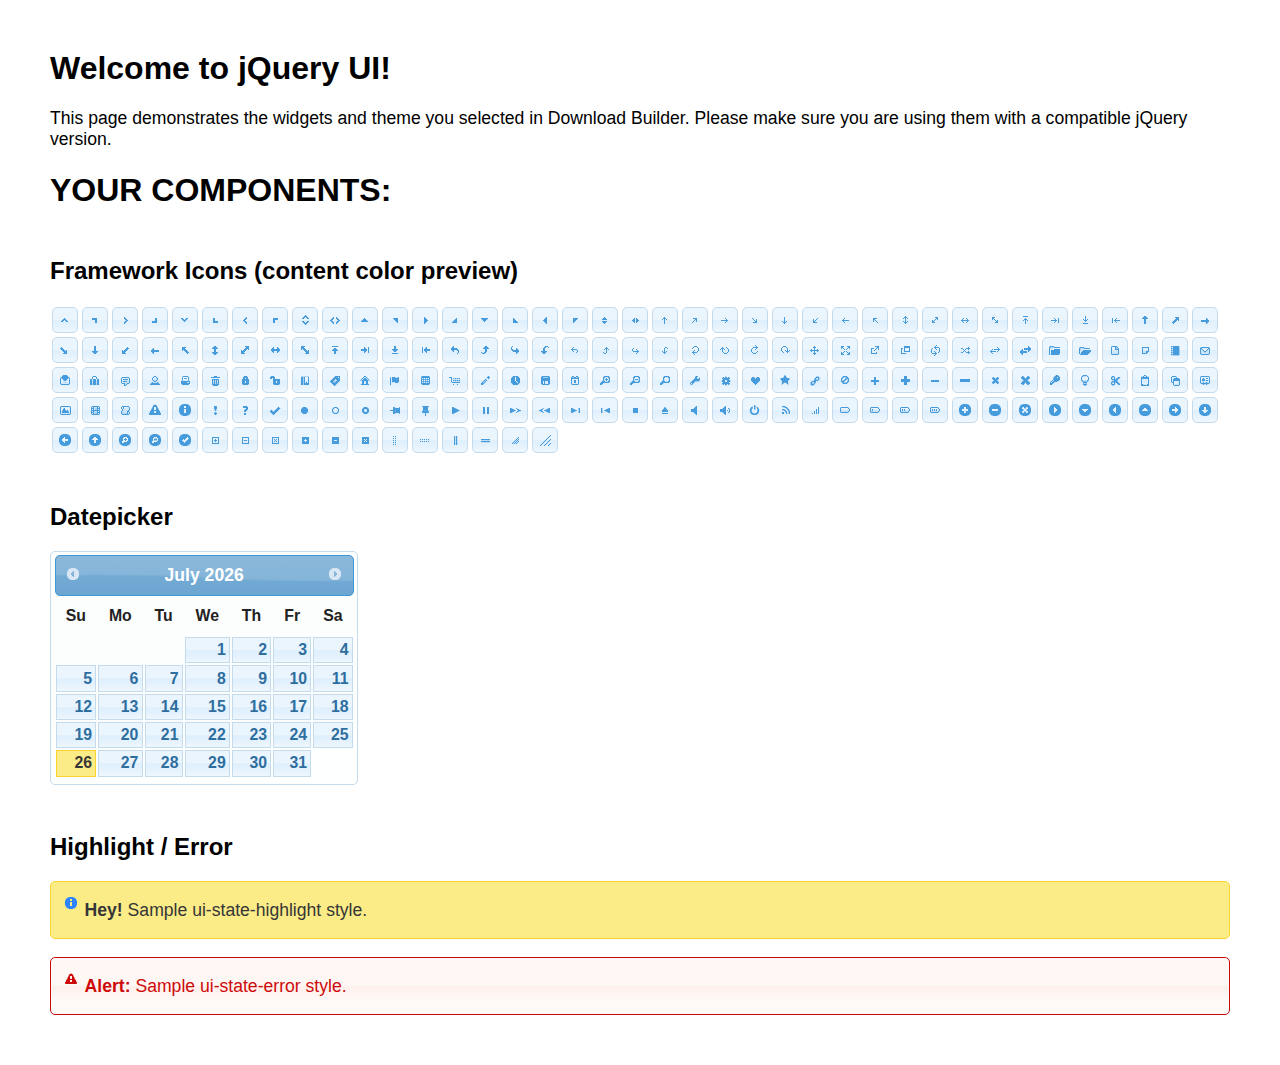
<file: jquery-ui-datepicker/index.html>
<!doctype html>
<html lang="us">
<head>
	<meta charset="utf-8">
	<title>jQuery UI Example Page</title>
	<link href="jquery-ui.css" rel="stylesheet">
	<style>
	body{
		font-family: "Trebuchet MS", sans-serif;
		margin: 50px;
	}
	.demoHeaders {
		margin-top: 2em;
	}
	#dialog-link {
		padding: .4em 1em .4em 20px;
		text-decoration: none;
		position: relative;
	}
	#dialog-link span.ui-icon {
		margin: 0 5px 0 0;
		position: absolute;
		left: .2em;
		top: 50%;
		margin-top: -8px;
	}
	#icons {
		margin: 0;
		padding: 0;
	}
	#icons li {
		margin: 2px;
		position: relative;
		padding: 4px 0;
		cursor: pointer;
		float: left;
		list-style: none;
	}
	#icons span.ui-icon {
		float: left;
		margin: 0 4px;
	}
	.fakewindowcontain .ui-widget-overlay {
		position: absolute;
	}
	select {
		width: 200px;
	}
	</style>
</head>
<body>

<h1>Welcome to jQuery UI!</h1>

<div class="ui-widget">
	<p>This page demonstrates the widgets and theme you selected in Download Builder. Please make sure you are using them with a compatible jQuery version.</p>
</div>

<h1>YOUR COMPONENTS:</h1>
















<h2 class="demoHeaders">Framework Icons (content color preview)</h2>
<ul id="icons" class="ui-widget ui-helper-clearfix">
	<li class="ui-state-default ui-corner-all" title=".ui-icon-caret-1-n"><span class="ui-icon ui-icon-caret-1-n"></span></li>
	<li class="ui-state-default ui-corner-all" title=".ui-icon-caret-1-ne"><span class="ui-icon ui-icon-caret-1-ne"></span></li>
	<li class="ui-state-default ui-corner-all" title=".ui-icon-caret-1-e"><span class="ui-icon ui-icon-caret-1-e"></span></li>
	<li class="ui-state-default ui-corner-all" title=".ui-icon-caret-1-se"><span class="ui-icon ui-icon-caret-1-se"></span></li>
	<li class="ui-state-default ui-corner-all" title=".ui-icon-caret-1-s"><span class="ui-icon ui-icon-caret-1-s"></span></li>
	<li class="ui-state-default ui-corner-all" title=".ui-icon-caret-1-sw"><span class="ui-icon ui-icon-caret-1-sw"></span></li>
	<li class="ui-state-default ui-corner-all" title=".ui-icon-caret-1-w"><span class="ui-icon ui-icon-caret-1-w"></span></li>
	<li class="ui-state-default ui-corner-all" title=".ui-icon-caret-1-nw"><span class="ui-icon ui-icon-caret-1-nw"></span></li>
	<li class="ui-state-default ui-corner-all" title=".ui-icon-caret-2-n-s"><span class="ui-icon ui-icon-caret-2-n-s"></span></li>
	<li class="ui-state-default ui-corner-all" title=".ui-icon-caret-2-e-w"><span class="ui-icon ui-icon-caret-2-e-w"></span></li>
	<li class="ui-state-default ui-corner-all" title=".ui-icon-triangle-1-n"><span class="ui-icon ui-icon-triangle-1-n"></span></li>
	<li class="ui-state-default ui-corner-all" title=".ui-icon-triangle-1-ne"><span class="ui-icon ui-icon-triangle-1-ne"></span></li>
	<li class="ui-state-default ui-corner-all" title=".ui-icon-triangle-1-e"><span class="ui-icon ui-icon-triangle-1-e"></span></li>
	<li class="ui-state-default ui-corner-all" title=".ui-icon-triangle-1-se"><span class="ui-icon ui-icon-triangle-1-se"></span></li>
	<li class="ui-state-default ui-corner-all" title=".ui-icon-triangle-1-s"><span class="ui-icon ui-icon-triangle-1-s"></span></li>
	<li class="ui-state-default ui-corner-all" title=".ui-icon-triangle-1-sw"><span class="ui-icon ui-icon-triangle-1-sw"></span></li>
	<li class="ui-state-default ui-corner-all" title=".ui-icon-triangle-1-w"><span class="ui-icon ui-icon-triangle-1-w"></span></li>
	<li class="ui-state-default ui-corner-all" title=".ui-icon-triangle-1-nw"><span class="ui-icon ui-icon-triangle-1-nw"></span></li>
	<li class="ui-state-default ui-corner-all" title=".ui-icon-triangle-2-n-s"><span class="ui-icon ui-icon-triangle-2-n-s"></span></li>
	<li class="ui-state-default ui-corner-all" title=".ui-icon-triangle-2-e-w"><span class="ui-icon ui-icon-triangle-2-e-w"></span></li>
	<li class="ui-state-default ui-corner-all" title=".ui-icon-arrow-1-n"><span class="ui-icon ui-icon-arrow-1-n"></span></li>
	<li class="ui-state-default ui-corner-all" title=".ui-icon-arrow-1-ne"><span class="ui-icon ui-icon-arrow-1-ne"></span></li>
	<li class="ui-state-default ui-corner-all" title=".ui-icon-arrow-1-e"><span class="ui-icon ui-icon-arrow-1-e"></span></li>
	<li class="ui-state-default ui-corner-all" title=".ui-icon-arrow-1-se"><span class="ui-icon ui-icon-arrow-1-se"></span></li>
	<li class="ui-state-default ui-corner-all" title=".ui-icon-arrow-1-s"><span class="ui-icon ui-icon-arrow-1-s"></span></li>
	<li class="ui-state-default ui-corner-all" title=".ui-icon-arrow-1-sw"><span class="ui-icon ui-icon-arrow-1-sw"></span></li>
	<li class="ui-state-default ui-corner-all" title=".ui-icon-arrow-1-w"><span class="ui-icon ui-icon-arrow-1-w"></span></li>
	<li class="ui-state-default ui-corner-all" title=".ui-icon-arrow-1-nw"><span class="ui-icon ui-icon-arrow-1-nw"></span></li>
	<li class="ui-state-default ui-corner-all" title=".ui-icon-arrow-2-n-s"><span class="ui-icon ui-icon-arrow-2-n-s"></span></li>
	<li class="ui-state-default ui-corner-all" title=".ui-icon-arrow-2-ne-sw"><span class="ui-icon ui-icon-arrow-2-ne-sw"></span></li>
	<li class="ui-state-default ui-corner-all" title=".ui-icon-arrow-2-e-w"><span class="ui-icon ui-icon-arrow-2-e-w"></span></li>
	<li class="ui-state-default ui-corner-all" title=".ui-icon-arrow-2-se-nw"><span class="ui-icon ui-icon-arrow-2-se-nw"></span></li>
	<li class="ui-state-default ui-corner-all" title=".ui-icon-arrowstop-1-n"><span class="ui-icon ui-icon-arrowstop-1-n"></span></li>
	<li class="ui-state-default ui-corner-all" title=".ui-icon-arrowstop-1-e"><span class="ui-icon ui-icon-arrowstop-1-e"></span></li>
	<li class="ui-state-default ui-corner-all" title=".ui-icon-arrowstop-1-s"><span class="ui-icon ui-icon-arrowstop-1-s"></span></li>
	<li class="ui-state-default ui-corner-all" title=".ui-icon-arrowstop-1-w"><span class="ui-icon ui-icon-arrowstop-1-w"></span></li>
	<li class="ui-state-default ui-corner-all" title=".ui-icon-arrowthick-1-n"><span class="ui-icon ui-icon-arrowthick-1-n"></span></li>
	<li class="ui-state-default ui-corner-all" title=".ui-icon-arrowthick-1-ne"><span class="ui-icon ui-icon-arrowthick-1-ne"></span></li>
	<li class="ui-state-default ui-corner-all" title=".ui-icon-arrowthick-1-e"><span class="ui-icon ui-icon-arrowthick-1-e"></span></li>
	<li class="ui-state-default ui-corner-all" title=".ui-icon-arrowthick-1-se"><span class="ui-icon ui-icon-arrowthick-1-se"></span></li>
	<li class="ui-state-default ui-corner-all" title=".ui-icon-arrowthick-1-s"><span class="ui-icon ui-icon-arrowthick-1-s"></span></li>
	<li class="ui-state-default ui-corner-all" title=".ui-icon-arrowthick-1-sw"><span class="ui-icon ui-icon-arrowthick-1-sw"></span></li>
	<li class="ui-state-default ui-corner-all" title=".ui-icon-arrowthick-1-w"><span class="ui-icon ui-icon-arrowthick-1-w"></span></li>
	<li class="ui-state-default ui-corner-all" title=".ui-icon-arrowthick-1-nw"><span class="ui-icon ui-icon-arrowthick-1-nw"></span></li>
	<li class="ui-state-default ui-corner-all" title=".ui-icon-arrowthick-2-n-s"><span class="ui-icon ui-icon-arrowthick-2-n-s"></span></li>
	<li class="ui-state-default ui-corner-all" title=".ui-icon-arrowthick-2-ne-sw"><span class="ui-icon ui-icon-arrowthick-2-ne-sw"></span></li>
	<li class="ui-state-default ui-corner-all" title=".ui-icon-arrowthick-2-e-w"><span class="ui-icon ui-icon-arrowthick-2-e-w"></span></li>
	<li class="ui-state-default ui-corner-all" title=".ui-icon-arrowthick-2-se-nw"><span class="ui-icon ui-icon-arrowthick-2-se-nw"></span></li>
	<li class="ui-state-default ui-corner-all" title=".ui-icon-arrowthickstop-1-n"><span class="ui-icon ui-icon-arrowthickstop-1-n"></span></li>
	<li class="ui-state-default ui-corner-all" title=".ui-icon-arrowthickstop-1-e"><span class="ui-icon ui-icon-arrowthickstop-1-e"></span></li>
	<li class="ui-state-default ui-corner-all" title=".ui-icon-arrowthickstop-1-s"><span class="ui-icon ui-icon-arrowthickstop-1-s"></span></li>
	<li class="ui-state-default ui-corner-all" title=".ui-icon-arrowthickstop-1-w"><span class="ui-icon ui-icon-arrowthickstop-1-w"></span></li>
	<li class="ui-state-default ui-corner-all" title=".ui-icon-arrowreturnthick-1-w"><span class="ui-icon ui-icon-arrowreturnthick-1-w"></span></li>
	<li class="ui-state-default ui-corner-all" title=".ui-icon-arrowreturnthick-1-n"><span class="ui-icon ui-icon-arrowreturnthick-1-n"></span></li>
	<li class="ui-state-default ui-corner-all" title=".ui-icon-arrowreturnthick-1-e"><span class="ui-icon ui-icon-arrowreturnthick-1-e"></span></li>
	<li class="ui-state-default ui-corner-all" title=".ui-icon-arrowreturnthick-1-s"><span class="ui-icon ui-icon-arrowreturnthick-1-s"></span></li>
	<li class="ui-state-default ui-corner-all" title=".ui-icon-arrowreturn-1-w"><span class="ui-icon ui-icon-arrowreturn-1-w"></span></li>
	<li class="ui-state-default ui-corner-all" title=".ui-icon-arrowreturn-1-n"><span class="ui-icon ui-icon-arrowreturn-1-n"></span></li>
	<li class="ui-state-default ui-corner-all" title=".ui-icon-arrowreturn-1-e"><span class="ui-icon ui-icon-arrowreturn-1-e"></span></li>
	<li class="ui-state-default ui-corner-all" title=".ui-icon-arrowreturn-1-s"><span class="ui-icon ui-icon-arrowreturn-1-s"></span></li>
	<li class="ui-state-default ui-corner-all" title=".ui-icon-arrowrefresh-1-w"><span class="ui-icon ui-icon-arrowrefresh-1-w"></span></li>
	<li class="ui-state-default ui-corner-all" title=".ui-icon-arrowrefresh-1-n"><span class="ui-icon ui-icon-arrowrefresh-1-n"></span></li>
	<li class="ui-state-default ui-corner-all" title=".ui-icon-arrowrefresh-1-e"><span class="ui-icon ui-icon-arrowrefresh-1-e"></span></li>
	<li class="ui-state-default ui-corner-all" title=".ui-icon-arrowrefresh-1-s"><span class="ui-icon ui-icon-arrowrefresh-1-s"></span></li>
	<li class="ui-state-default ui-corner-all" title=".ui-icon-arrow-4"><span class="ui-icon ui-icon-arrow-4"></span></li>
	<li class="ui-state-default ui-corner-all" title=".ui-icon-arrow-4-diag"><span class="ui-icon ui-icon-arrow-4-diag"></span></li>
	<li class="ui-state-default ui-corner-all" title=".ui-icon-extlink"><span class="ui-icon ui-icon-extlink"></span></li>
	<li class="ui-state-default ui-corner-all" title=".ui-icon-newwin"><span class="ui-icon ui-icon-newwin"></span></li>
	<li class="ui-state-default ui-corner-all" title=".ui-icon-refresh"><span class="ui-icon ui-icon-refresh"></span></li>
	<li class="ui-state-default ui-corner-all" title=".ui-icon-shuffle"><span class="ui-icon ui-icon-shuffle"></span></li>
	<li class="ui-state-default ui-corner-all" title=".ui-icon-transfer-e-w"><span class="ui-icon ui-icon-transfer-e-w"></span></li>
	<li class="ui-state-default ui-corner-all" title=".ui-icon-transferthick-e-w"><span class="ui-icon ui-icon-transferthick-e-w"></span></li>
	<li class="ui-state-default ui-corner-all" title=".ui-icon-folder-collapsed"><span class="ui-icon ui-icon-folder-collapsed"></span></li>
	<li class="ui-state-default ui-corner-all" title=".ui-icon-folder-open"><span class="ui-icon ui-icon-folder-open"></span></li>
	<li class="ui-state-default ui-corner-all" title=".ui-icon-document"><span class="ui-icon ui-icon-document"></span></li>
	<li class="ui-state-default ui-corner-all" title=".ui-icon-document-b"><span class="ui-icon ui-icon-document-b"></span></li>
	<li class="ui-state-default ui-corner-all" title=".ui-icon-note"><span class="ui-icon ui-icon-note"></span></li>
	<li class="ui-state-default ui-corner-all" title=".ui-icon-mail-closed"><span class="ui-icon ui-icon-mail-closed"></span></li>
	<li class="ui-state-default ui-corner-all" title=".ui-icon-mail-open"><span class="ui-icon ui-icon-mail-open"></span></li>
	<li class="ui-state-default ui-corner-all" title=".ui-icon-suitcase"><span class="ui-icon ui-icon-suitcase"></span></li>
	<li class="ui-state-default ui-corner-all" title=".ui-icon-comment"><span class="ui-icon ui-icon-comment"></span></li>
	<li class="ui-state-default ui-corner-all" title=".ui-icon-person"><span class="ui-icon ui-icon-person"></span></li>
	<li class="ui-state-default ui-corner-all" title=".ui-icon-print"><span class="ui-icon ui-icon-print"></span></li>
	<li class="ui-state-default ui-corner-all" title=".ui-icon-trash"><span class="ui-icon ui-icon-trash"></span></li>
	<li class="ui-state-default ui-corner-all" title=".ui-icon-locked"><span class="ui-icon ui-icon-locked"></span></li>
	<li class="ui-state-default ui-corner-all" title=".ui-icon-unlocked"><span class="ui-icon ui-icon-unlocked"></span></li>
	<li class="ui-state-default ui-corner-all" title=".ui-icon-bookmark"><span class="ui-icon ui-icon-bookmark"></span></li>
	<li class="ui-state-default ui-corner-all" title=".ui-icon-tag"><span class="ui-icon ui-icon-tag"></span></li>
	<li class="ui-state-default ui-corner-all" title=".ui-icon-home"><span class="ui-icon ui-icon-home"></span></li>
	<li class="ui-state-default ui-corner-all" title=".ui-icon-flag"><span class="ui-icon ui-icon-flag"></span></li>
	<li class="ui-state-default ui-corner-all" title=".ui-icon-calculator"><span class="ui-icon ui-icon-calculator"></span></li>
	<li class="ui-state-default ui-corner-all" title=".ui-icon-cart"><span class="ui-icon ui-icon-cart"></span></li>
	<li class="ui-state-default ui-corner-all" title=".ui-icon-pencil"><span class="ui-icon ui-icon-pencil"></span></li>
	<li class="ui-state-default ui-corner-all" title=".ui-icon-clock"><span class="ui-icon ui-icon-clock"></span></li>
	<li class="ui-state-default ui-corner-all" title=".ui-icon-disk"><span class="ui-icon ui-icon-disk"></span></li>
	<li class="ui-state-default ui-corner-all" title=".ui-icon-calendar"><span class="ui-icon ui-icon-calendar"></span></li>
	<li class="ui-state-default ui-corner-all" title=".ui-icon-zoomin"><span class="ui-icon ui-icon-zoomin"></span></li>
	<li class="ui-state-default ui-corner-all" title=".ui-icon-zoomout"><span class="ui-icon ui-icon-zoomout"></span></li>
	<li class="ui-state-default ui-corner-all" title=".ui-icon-search"><span class="ui-icon ui-icon-search"></span></li>
	<li class="ui-state-default ui-corner-all" title=".ui-icon-wrench"><span class="ui-icon ui-icon-wrench"></span></li>
	<li class="ui-state-default ui-corner-all" title=".ui-icon-gear"><span class="ui-icon ui-icon-gear"></span></li>
	<li class="ui-state-default ui-corner-all" title=".ui-icon-heart"><span class="ui-icon ui-icon-heart"></span></li>
	<li class="ui-state-default ui-corner-all" title=".ui-icon-star"><span class="ui-icon ui-icon-star"></span></li>
	<li class="ui-state-default ui-corner-all" title=".ui-icon-link"><span class="ui-icon ui-icon-link"></span></li>
	<li class="ui-state-default ui-corner-all" title=".ui-icon-cancel"><span class="ui-icon ui-icon-cancel"></span></li>
	<li class="ui-state-default ui-corner-all" title=".ui-icon-plus"><span class="ui-icon ui-icon-plus"></span></li>
	<li class="ui-state-default ui-corner-all" title=".ui-icon-plusthick"><span class="ui-icon ui-icon-plusthick"></span></li>
	<li class="ui-state-default ui-corner-all" title=".ui-icon-minus"><span class="ui-icon ui-icon-minus"></span></li>
	<li class="ui-state-default ui-corner-all" title=".ui-icon-minusthick"><span class="ui-icon ui-icon-minusthick"></span></li>
	<li class="ui-state-default ui-corner-all" title=".ui-icon-close"><span class="ui-icon ui-icon-close"></span></li>
	<li class="ui-state-default ui-corner-all" title=".ui-icon-closethick"><span class="ui-icon ui-icon-closethick"></span></li>
	<li class="ui-state-default ui-corner-all" title=".ui-icon-key"><span class="ui-icon ui-icon-key"></span></li>
	<li class="ui-state-default ui-corner-all" title=".ui-icon-lightbulb"><span class="ui-icon ui-icon-lightbulb"></span></li>
	<li class="ui-state-default ui-corner-all" title=".ui-icon-scissors"><span class="ui-icon ui-icon-scissors"></span></li>
	<li class="ui-state-default ui-corner-all" title=".ui-icon-clipboard"><span class="ui-icon ui-icon-clipboard"></span></li>
	<li class="ui-state-default ui-corner-all" title=".ui-icon-copy"><span class="ui-icon ui-icon-copy"></span></li>
	<li class="ui-state-default ui-corner-all" title=".ui-icon-contact"><span class="ui-icon ui-icon-contact"></span></li>
	<li class="ui-state-default ui-corner-all" title=".ui-icon-image"><span class="ui-icon ui-icon-image"></span></li>
	<li class="ui-state-default ui-corner-all" title=".ui-icon-video"><span class="ui-icon ui-icon-video"></span></li>
	<li class="ui-state-default ui-corner-all" title=".ui-icon-script"><span class="ui-icon ui-icon-script"></span></li>
	<li class="ui-state-default ui-corner-all" title=".ui-icon-alert"><span class="ui-icon ui-icon-alert"></span></li>
	<li class="ui-state-default ui-corner-all" title=".ui-icon-info"><span class="ui-icon ui-icon-info"></span></li>
	<li class="ui-state-default ui-corner-all" title=".ui-icon-notice"><span class="ui-icon ui-icon-notice"></span></li>
	<li class="ui-state-default ui-corner-all" title=".ui-icon-help"><span class="ui-icon ui-icon-help"></span></li>
	<li class="ui-state-default ui-corner-all" title=".ui-icon-check"><span class="ui-icon ui-icon-check"></span></li>
	<li class="ui-state-default ui-corner-all" title=".ui-icon-bullet"><span class="ui-icon ui-icon-bullet"></span></li>
	<li class="ui-state-default ui-corner-all" title=".ui-icon-radio-off"><span class="ui-icon ui-icon-radio-off"></span></li>
	<li class="ui-state-default ui-corner-all" title=".ui-icon-radio-on"><span class="ui-icon ui-icon-radio-on"></span></li>
	<li class="ui-state-default ui-corner-all" title=".ui-icon-pin-w"><span class="ui-icon ui-icon-pin-w"></span></li>
	<li class="ui-state-default ui-corner-all" title=".ui-icon-pin-s"><span class="ui-icon ui-icon-pin-s"></span></li>
	<li class="ui-state-default ui-corner-all" title=".ui-icon-play"><span class="ui-icon ui-icon-play"></span></li>
	<li class="ui-state-default ui-corner-all" title=".ui-icon-pause"><span class="ui-icon ui-icon-pause"></span></li>
	<li class="ui-state-default ui-corner-all" title=".ui-icon-seek-next"><span class="ui-icon ui-icon-seek-next"></span></li>
	<li class="ui-state-default ui-corner-all" title=".ui-icon-seek-prev"><span class="ui-icon ui-icon-seek-prev"></span></li>
	<li class="ui-state-default ui-corner-all" title=".ui-icon-seek-end"><span class="ui-icon ui-icon-seek-end"></span></li>
	<li class="ui-state-default ui-corner-all" title=".ui-icon-seek-first"><span class="ui-icon ui-icon-seek-first"></span></li>
	<li class="ui-state-default ui-corner-all" title=".ui-icon-stop"><span class="ui-icon ui-icon-stop"></span></li>
	<li class="ui-state-default ui-corner-all" title=".ui-icon-eject"><span class="ui-icon ui-icon-eject"></span></li>
	<li class="ui-state-default ui-corner-all" title=".ui-icon-volume-off"><span class="ui-icon ui-icon-volume-off"></span></li>
	<li class="ui-state-default ui-corner-all" title=".ui-icon-volume-on"><span class="ui-icon ui-icon-volume-on"></span></li>
	<li class="ui-state-default ui-corner-all" title=".ui-icon-power"><span class="ui-icon ui-icon-power"></span></li>
	<li class="ui-state-default ui-corner-all" title=".ui-icon-signal-diag"><span class="ui-icon ui-icon-signal-diag"></span></li>
	<li class="ui-state-default ui-corner-all" title=".ui-icon-signal"><span class="ui-icon ui-icon-signal"></span></li>
	<li class="ui-state-default ui-corner-all" title=".ui-icon-battery-0"><span class="ui-icon ui-icon-battery-0"></span></li>
	<li class="ui-state-default ui-corner-all" title=".ui-icon-battery-1"><span class="ui-icon ui-icon-battery-1"></span></li>
	<li class="ui-state-default ui-corner-all" title=".ui-icon-battery-2"><span class="ui-icon ui-icon-battery-2"></span></li>
	<li class="ui-state-default ui-corner-all" title=".ui-icon-battery-3"><span class="ui-icon ui-icon-battery-3"></span></li>
	<li class="ui-state-default ui-corner-all" title=".ui-icon-circle-plus"><span class="ui-icon ui-icon-circle-plus"></span></li>
	<li class="ui-state-default ui-corner-all" title=".ui-icon-circle-minus"><span class="ui-icon ui-icon-circle-minus"></span></li>
	<li class="ui-state-default ui-corner-all" title=".ui-icon-circle-close"><span class="ui-icon ui-icon-circle-close"></span></li>
	<li class="ui-state-default ui-corner-all" title=".ui-icon-circle-triangle-e"><span class="ui-icon ui-icon-circle-triangle-e"></span></li>
	<li class="ui-state-default ui-corner-all" title=".ui-icon-circle-triangle-s"><span class="ui-icon ui-icon-circle-triangle-s"></span></li>
	<li class="ui-state-default ui-corner-all" title=".ui-icon-circle-triangle-w"><span class="ui-icon ui-icon-circle-triangle-w"></span></li>
	<li class="ui-state-default ui-corner-all" title=".ui-icon-circle-triangle-n"><span class="ui-icon ui-icon-circle-triangle-n"></span></li>
	<li class="ui-state-default ui-corner-all" title=".ui-icon-circle-arrow-e"><span class="ui-icon ui-icon-circle-arrow-e"></span></li>
	<li class="ui-state-default ui-corner-all" title=".ui-icon-circle-arrow-s"><span class="ui-icon ui-icon-circle-arrow-s"></span></li>
	<li class="ui-state-default ui-corner-all" title=".ui-icon-circle-arrow-w"><span class="ui-icon ui-icon-circle-arrow-w"></span></li>
	<li class="ui-state-default ui-corner-all" title=".ui-icon-circle-arrow-n"><span class="ui-icon ui-icon-circle-arrow-n"></span></li>
	<li class="ui-state-default ui-corner-all" title=".ui-icon-circle-zoomin"><span class="ui-icon ui-icon-circle-zoomin"></span></li>
	<li class="ui-state-default ui-corner-all" title=".ui-icon-circle-zoomout"><span class="ui-icon ui-icon-circle-zoomout"></span></li>
	<li class="ui-state-default ui-corner-all" title=".ui-icon-circle-check"><span class="ui-icon ui-icon-circle-check"></span></li>
	<li class="ui-state-default ui-corner-all" title=".ui-icon-circlesmall-plus"><span class="ui-icon ui-icon-circlesmall-plus"></span></li>
	<li class="ui-state-default ui-corner-all" title=".ui-icon-circlesmall-minus"><span class="ui-icon ui-icon-circlesmall-minus"></span></li>
	<li class="ui-state-default ui-corner-all" title=".ui-icon-circlesmall-close"><span class="ui-icon ui-icon-circlesmall-close"></span></li>
	<li class="ui-state-default ui-corner-all" title=".ui-icon-squaresmall-plus"><span class="ui-icon ui-icon-squaresmall-plus"></span></li>
	<li class="ui-state-default ui-corner-all" title=".ui-icon-squaresmall-minus"><span class="ui-icon ui-icon-squaresmall-minus"></span></li>
	<li class="ui-state-default ui-corner-all" title=".ui-icon-squaresmall-close"><span class="ui-icon ui-icon-squaresmall-close"></span></li>
	<li class="ui-state-default ui-corner-all" title=".ui-icon-grip-dotted-vertical"><span class="ui-icon ui-icon-grip-dotted-vertical"></span></li>
	<li class="ui-state-default ui-corner-all" title=".ui-icon-grip-dotted-horizontal"><span class="ui-icon ui-icon-grip-dotted-horizontal"></span></li>
	<li class="ui-state-default ui-corner-all" title=".ui-icon-grip-solid-vertical"><span class="ui-icon ui-icon-grip-solid-vertical"></span></li>
	<li class="ui-state-default ui-corner-all" title=".ui-icon-grip-solid-horizontal"><span class="ui-icon ui-icon-grip-solid-horizontal"></span></li>
	<li class="ui-state-default ui-corner-all" title=".ui-icon-gripsmall-diagonal-se"><span class="ui-icon ui-icon-gripsmall-diagonal-se"></span></li>
	<li class="ui-state-default ui-corner-all" title=".ui-icon-grip-diagonal-se"><span class="ui-icon ui-icon-grip-diagonal-se"></span></li>
</ul>




<!-- Datepicker -->
<h2 class="demoHeaders">Datepicker</h2>
<div id="datepicker"></div>












<!-- Highlight / Error -->
<h2 class="demoHeaders">Highlight / Error</h2>
<div class="ui-widget">
	<div class="ui-state-highlight ui-corner-all" style="margin-top: 20px; padding: 0 .7em;">
		<p><span class="ui-icon ui-icon-info" style="float: left; margin-right: .3em;"></span>
		<strong>Hey!</strong> Sample ui-state-highlight style.</p>
	</div>
</div>
<br>
<div class="ui-widget">
	<div class="ui-state-error ui-corner-all" style="padding: 0 .7em;">
		<p><span class="ui-icon ui-icon-alert" style="float: left; margin-right: .3em;"></span>
		<strong>Alert:</strong> Sample ui-state-error style.</p>
	</div>
</div>

<script src="external/jquery/jquery.js"></script>
<script src="jquery-ui.js"></script>
<script>















$( "#datepicker" ).datepicker({
	inline: true
});














// Hover states on the static widgets
$( "#dialog-link, #icons li" ).hover(
	function() {
		$( this ).addClass( "ui-state-hover" );
	},
	function() {
		$( this ).removeClass( "ui-state-hover" );
	}
);
</script>
</body>
</html>
</file>
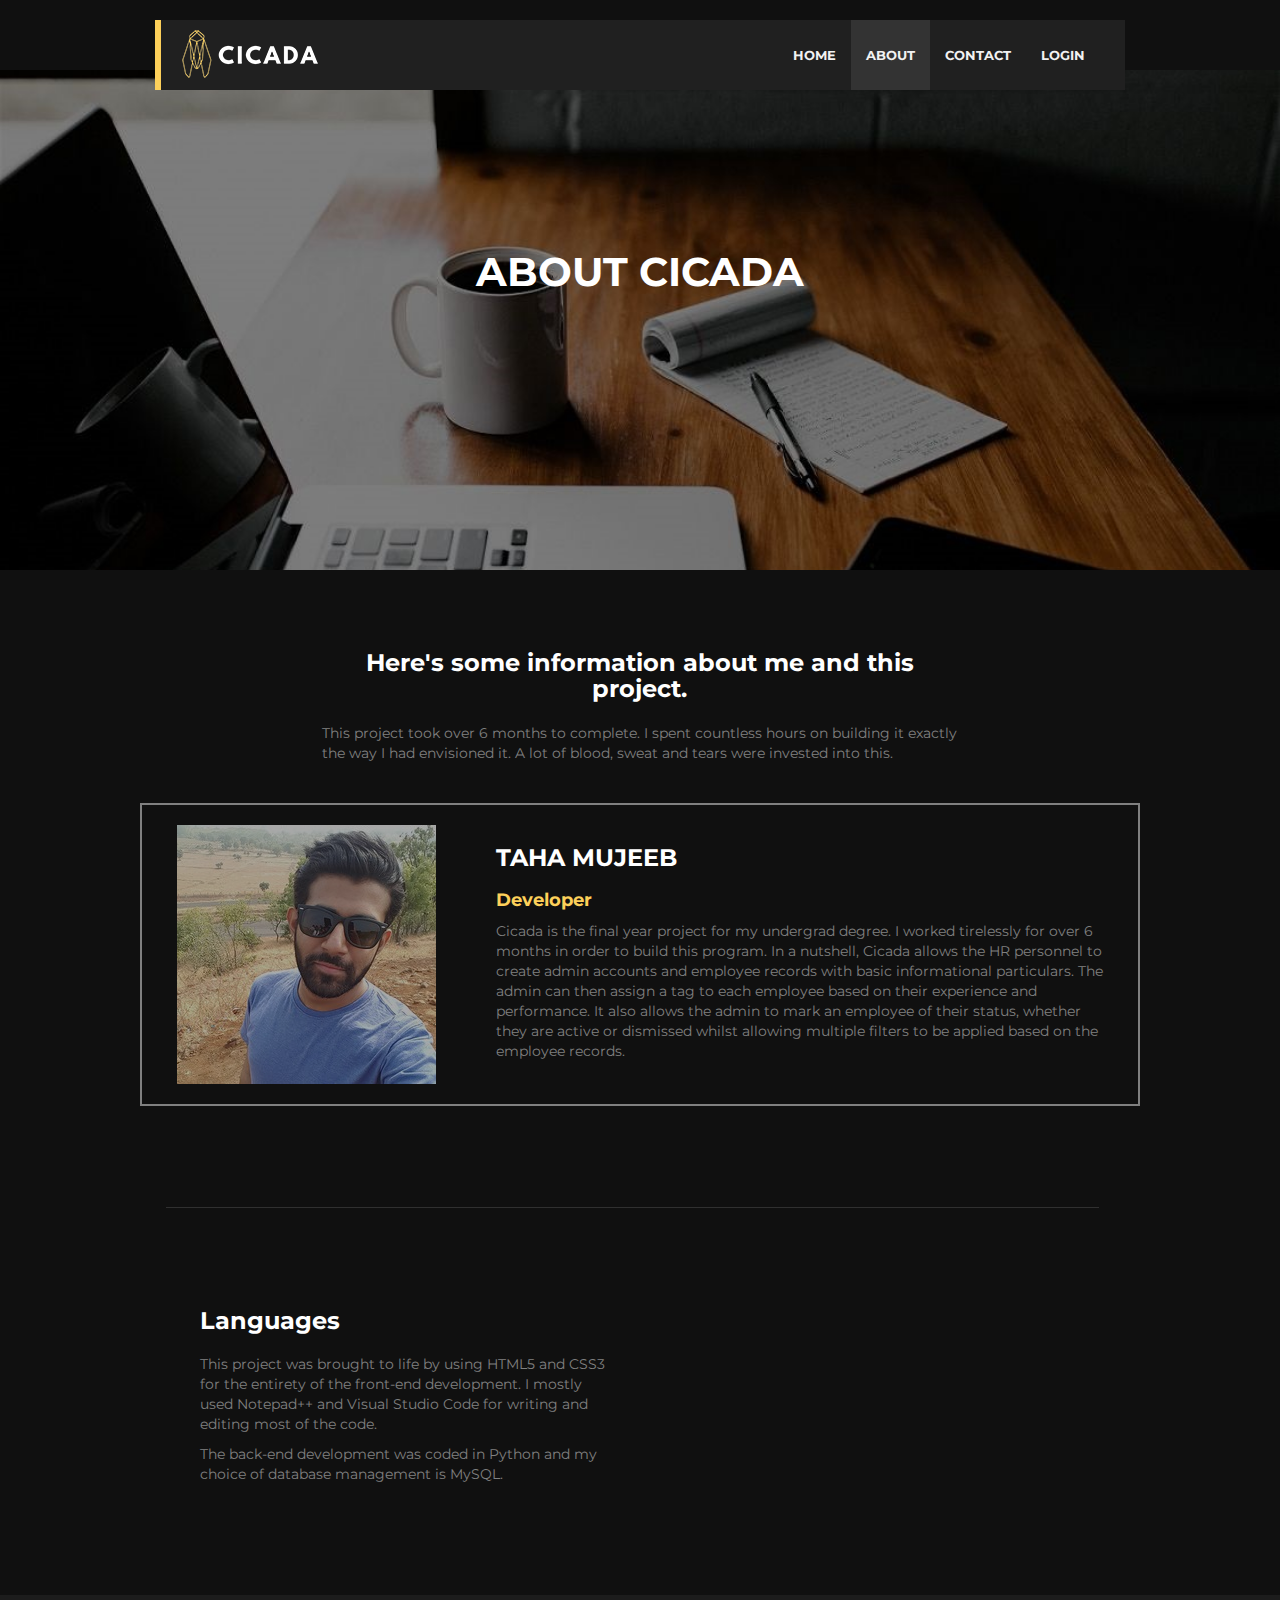
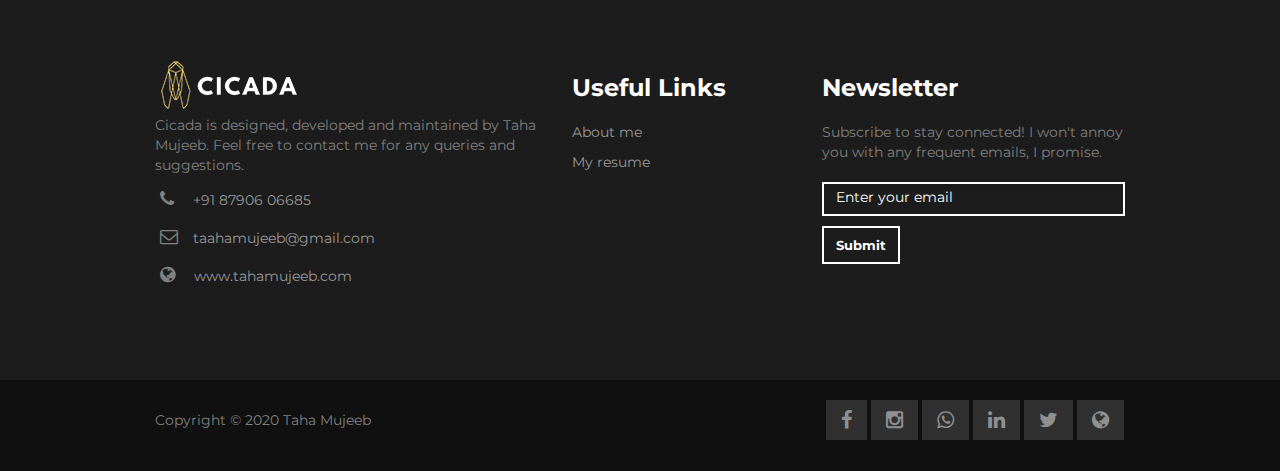
<file: about.html>
<!DOCTYPE html>
<html lang="en">

<head>
	<title>Cicada | About</title>
	<meta name="keywords" content="">
	<meta name="description" content="">
	<meta charset="utf-8">
	<meta http-equiv="X-UA-Compatible" content="IE=Edge">
	<meta name="viewport" content="width=device-width, initial-scale=1">
	<link rel='icon' href='favicon.ico' type='image/x-icon' />

	<!-- stylesheet css -->
	<link rel="stylesheet" href="css/bootstrap.fe.css">
	<link rel="stylesheet" href="css/font-awesome.min.css">
	<link rel="stylesheet" href="css/nivo-lightbox.css">
	<link rel="stylesheet" href="css/nivo_themes/default/default.css">
	<link rel="stylesheet" href="css/style-main.css">
	<!-- google web font css -->
	<link href='http://fonts.googleapis.com/css?family=Montserrat:400,700' rel='stylesheet' type='text/css'>
	<script src="js/latestjqmin.js"></script>
	<script type="text/javascript" src="js/jquery.simple-text-rotator.min.js"></script>
	<link rel="stylesheet" type="text/css" href="css/simpletextrotator.css" />
</head>

<body>

	<!-- navigation -->

	<div class="container">
		<div class="navbar navbar-default navbar-static-top" role="navigation">
			<div class="navbar-header">
				<button class="navbar-toggle" data-toggle="collapse" data-target=".navbar-collapse">
					<span class="icon icon-bar"></span>
					<span class="icon icon-bar"></span>
					<span class="icon icon-bar"></span>
				</button>
				<a href="index.html" class="navbar-brand"><img src="images/logo.png" class="img-responsive"
						alt="logo"></a>
			</div>
			<div class="collapse navbar-collapse">
				<ul class="nav navbar-nav navbar-right">
					<li><a href="index.html"><b>HOME</b></a></li>
					<li><a href="about.html" class="active"><b>ABOUT</b></a></li>
					<li><a href="contact.html"><b>CONTACT</b></a></li>
					<li><a href="login.html"><b>LOGIN</b></a></li>
				</ul>
			</div>
		</div>
	</div>

	<!-- about header section -->
	<div id="about-header">
		<div class="container">
			<div class="row">
				<div class="col-md-1 col-sm-5"></div>
				<div class="col-sm-4 col-md-10">
					<h1 class="text-center text-uppercase">ABOUT CICADA<br>
					</h1>
				</div>
			</div>
		</div>
	</div>

	<!-- team section -->
	<div id="team">
		<div class="container">

			<div class="row">
				<div class="col-md-offset-2 col-md-8 col-sm-12">
					<h3>
						<center>Here's some information about me and this project.</center>
					</h3>
					<p>This project took over 6 months to complete. I spent countless hours on building it exactly the
						way I had envisioned it. A lot of blood, sweat and tears were invested into this.</p>
				</div>
			</div>

			<div class="row mt30" style="border: 2px solid; padding: 20px;">
				<div class="col-md-4 col-sm-6 col-xs-6">
					<div class="team-wrapper">
						<img src="images/team1.jpg" class="img-responsive" alt="team img"
							style="margin-left: auto; margin-right: auto;" align="left">
					</div>
				</div>
				<div class="col-md-8 col-sm-6 col-xs-6">
					<h3 style="text-align: left;">TAHA MUJEEB</h3>

					<div class="test" align="left">
						<h4 class="rotate">Developer, Front-End Manager, Designer, Back-End Manager, DB Admin,
							Programmer</h4>
					</div>

					<!-- <h4 style="text-align: center;">Developer &AMP Designer</h4> -->
					<p style="text-align: left;">Cicada is the final year project for my undergrad degree. I worked
						tirelessly for over 6 months in order to build this program. In a nutshell, Cicada allows the HR
						personnel to create admin accounts and employee records with basic informational particulars.
						The admin can then assign a tag to each employee based on their experience and performance. It
						also allows the admin to mark an employee of their status, whether they are active or dismissed
						whilst allowing multiple filters to be applied based on the employee records.</p>
				</div>
			</div>
		</div>

		<div class="row mt-30" style="margin-right: 0px;">
			<div class="col-md-12 col-sm-12">
				<hr>
			</div>
			<div class="col-md-6 col-sm-6">
				<h3 style="padding-left: 200px;">Languages</h3>
				<p style="padding-left: 200px;">This project was brought to life by using HTML5 and CSS3 for the
					entirety of the front-end development. I mostly used Notepad++ and Visual Studio Code for writing
					and editing most of the code.</p>
				<p style="padding-left: 200px;">The back-end development was coded in Python and my choice of database
					management is MySQL.</p>
			</div>
			<div class="col-md-6 col-sm-6">
				<figure>
					<div class="graphic" style="vertical-align: middle;">
						<div class="row" style="vertical-align: middle; width: 88%;">
							<!-- languages bar -->
							<div class="chart" style="vertical-align: middle; border-radius: 20px">
								<span class="block" title="HTML5 & CSS3">
									<span class="value">50%</span>
									<h5 style="text-align: center;">HTML/CSS</h5>
								</span>
								<span class="block" title="PYTHON">
									<span class="value">30%</span>
									<h5 style="text-align: center;">PYTHON</h5>
								</span>
								<span class="block" title="MYSQL">
									<span class="value">20%</span>
									<h5 style="text-align: center;">MYSQL</h5>
								</span>
							</div>
							<!-- <p>HTML 5 & CSS3 &nbsp PYTHON &nbsp MYSQL</p> -->
						</div>
					</div>
				</figure>
			</div>
		</div>
	</div>
	</div>

	<!-- footer section -->
	<footer>
		<div class="container">
			<div class="row">

				<div class="col-md-5 col-sm-4">
					<img src="images/logo.png" class="img-responsive" alt="logo">
					<p>Cicada is designed, developed and maintained by Taha Mujeeb. Feel free to contact me for any
						queries and suggestions. </p>
					<p><em class="fa fa-phone"></em> <a href="tel:+918790606685">+91 87906 06685</a></p>
					<p><em class="fa fa-envelope-o"></em><a href="mailto:taahamujeeb@gmail.com"
							target="_blank">taahamujeeb@gmail.com</a></p>
					</p>
					<p><i class="fa fa-globe"></i> <a href="https://www.tahamujeeb.com/">www.tahamujeeb.com</a></p>
				</div>

				<div class="col-md-3 col-sm-4">
					<h3>Useful Links</h3>
					<p><a href="https://www.tahamujeeb.com/" target="_blank">About me</a></p>
					<p><a href="https://drive.google.com/file/d/1D_MkNQuBjhHwfYM3b8ZuQ87RnQjEVXIm/view"
							target="_blank">My resume</a></p>
				</div>

				<div class="col-md-4 col-sm-4 newsletter">
					<h3>Newsletter</h3>
					<p>Subscribe to stay connected! I won't annoy you with any frequent emails, I promise.</p>
					<div class="input-group">
						<form action="#" method="post">
							<input name="email" type="email" placeholder="Enter your email" class="form-control"
								autorequired>
							<button type="submit" name="submit" class="btn email">Submit</button>
						</form>
					</div>
				</div>

			</div>
		</div>
	</footer>

	<!-- copyright section -->
	<div class="copyright">
		<div class="container">
			<div class="row">
				<div class="col-md-6 col-sm-6">
					<p>Copyright © 2020 Taha Mujeeb</p>
				</div>
				<div class="col-md-6 col-sm-6">
					<ul class="social-icons">
						<li><a href="https://www.facebook.com/taahamujeeb" class="fa fa-facebook"></a></li>
						<li><a href="https://www.instagram.com/tahamujeeb/" class="fa fa-instagram"></a></li>
						<li><a href="https://wa.me/918790606685" class="fa fa-whatsapp"></a></li>
						<li><a href="https://www.linkedin.com/in/tahamujeeb/" class="fa fa-linkedin"></a></li>
						<li><a href="https://twitter.com/taahamujeeb" class="fa fa-twitter"></a></li>
						<li><a href="https://www.tahamujeeb.com/" class="fa fa-globe"></a></li>
					</ul>
				</div>
			</div>
		</div>
	</div>

	<!-- javascript js -->

	<script type="text/javascript"
		src="https://cdnjs.cloudflare.com/ajax/libs/twitter-bootstrap/3.3.5/js/bootstrap.min.js"></script>

	<script>$('.value').each(function () {
			var text = $(this).text();
			$(this).parent().css('width', text);
		});

		$('.block').tooltip();
	</script>

	<script>
		$(document).ready(function () {
			$(".rotate").textrotator({
				animation: "dissolve", // dissolve, fade, flip, flipUp, flipCube, flipCubeUp and spin.
				separator: ",", // If you don't want commas to be the separator, you can define a new separator (|, &, * etc.) by yourself using this field.
				speed: 1000, // How many milliseconds until the next word show.
			});
		});
	</script>

</body>

</html>
</file>
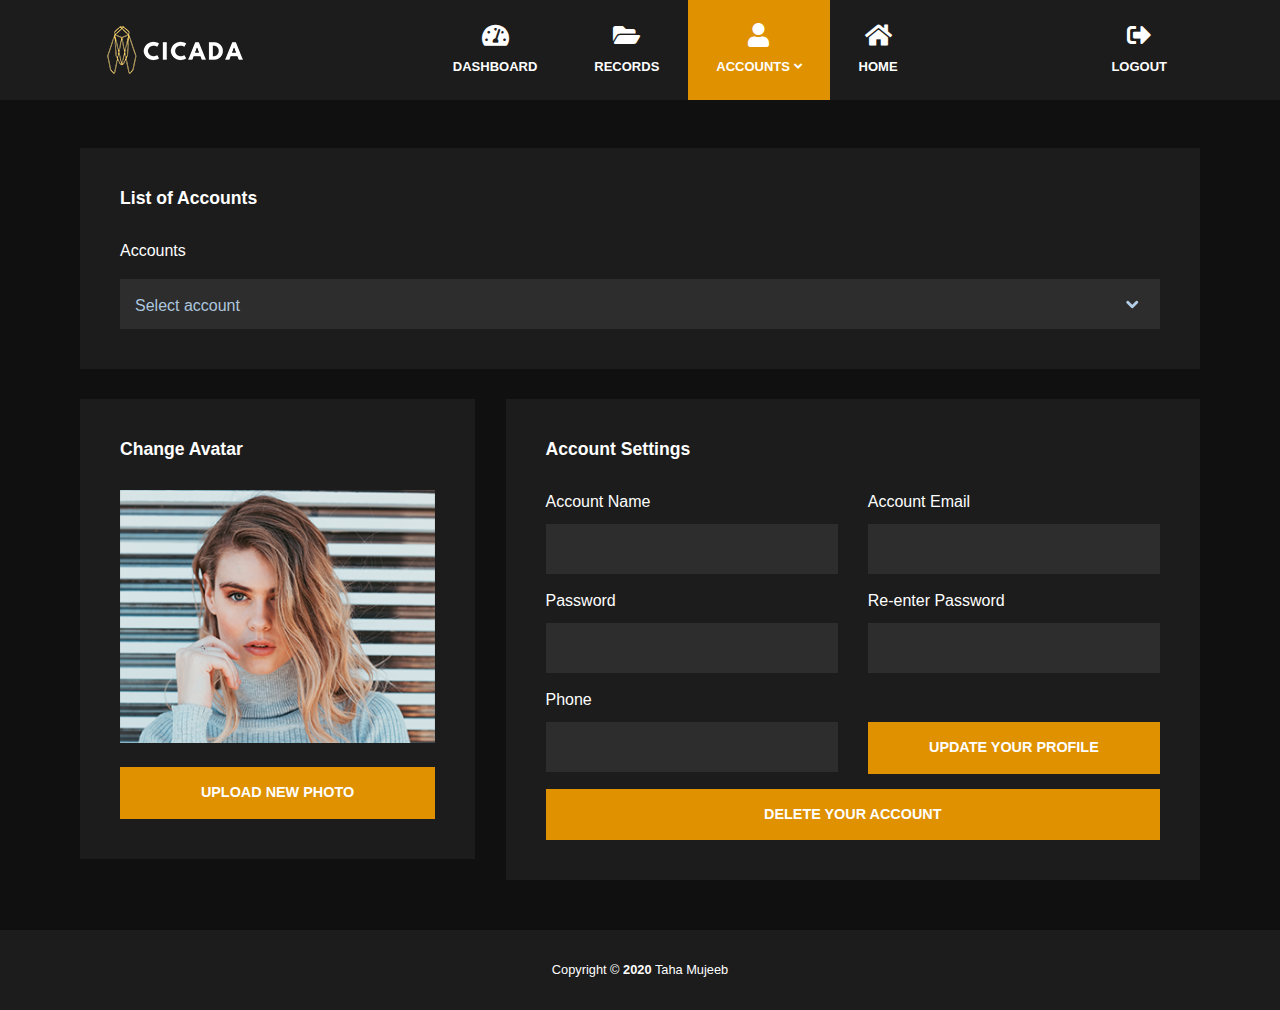
<file: accounts.html>
<!DOCTYPE html>
<html lang="en">

<head>
  <meta charset="UTF-8" />
  <meta name="viewport" content="width=device-width, initial-scale=1.0" />
  <meta http-equiv="X-UA-Compatible" content="ie=edge" />
  <title>Cicada | Accounts</title>
  <link rel="stylesheet" href="https://fonts.googleapis.com/css?family=Roboto:400,700" />
  <!-- https://fonts.google.com/specimen/Roboto -->
  <link rel="stylesheet" href="css/fontawesome.min.css" />
  <!-- https://fontawesome.com/ -->
  <link rel="stylesheet" href="css/bootstrap.min.css" />
  <!-- https://getbootstrap.com/ -->
  <link rel="stylesheet" href="css/style.css">
  <link rel='icon' href='favicon.ico' type='image/x-icon' />
</head>

<body id="reportsPage">
  <div class="" id="home">
    <nav class="navbar navbar-expand-xl">
      <div class="container h-100">
        <a class="navbar-brand" href="dashboard.html">
          <a href="#" class="navbar-brand"><img src="images/logo.png" class="img-responsive" alt="logo"></a>
        </a>
        <button class="navbar-toggler ml-auto mr-0" type="button" data-toggle="collapse"
          data-target="#navbarSupportedContent" aria-controls="navbarSupportedContent" aria-expanded="false"
          aria-label="Toggle navigation">
          <i class="fas fa-bars tm-nav-icon"></i>
        </button>

        <div class="collapse navbar-collapse" id="navbarSupportedContent">
          <ul class="navbar-nav mx-auto h-100">
            <li class="nav-item">
              <a class="nav-link" href="dashboard.html">
                <i class="fas fa-tachometer-alt"></i> DASHBOARD
                <span class="sr-only">(current)</span>
              </a>
            </li>
            <li class="nav-item">
              <a class="nav-link" href="records.html">
                <i class="fas fa-folder-open"></i>
                RECORDS
              </a>
            </li>
            <li class="nav-item dropdown">
              <a class="nav-link active" href="" id="navbarDropdown" role="button" data-toggle="dropdown"
                aria-haspopup="true" aria-expanded="false">
                <i class="fas fa-user"></i>
                <span> ACCOUNTS <i class="fas fa-angle-down"></i> </span>
              </a>
              <div class="dropdown-menu" aria-labelledby="navbarDropdown">
                <a class="dropdown-item" href="accounts.html">Profile</a>
                <a class="dropdown-item" href="add-account.html">Add New</a>
                <a class="dropdown-item" href="edit-account.html">Edit Existing</a>
              </div>
            </li>
            <li class="nav-item">
              <a class="nav-link" href="index.html">
                <i class="fas fa-home"></i>
                HOME
              </a>
          </ul>
          <ul class="navbar-nav">
            <li class="nav-item">
              <a class="nav-link" href="login.html">
                <i class="fas fa-sign-out-alt"></i>
                LOGOUT
              </a>
            </li>
          </ul>
        </div>
      </div>
    </nav>
    <div class="container mt-5">
      <div class="row tm-content-row">
        <div class="col-12 tm-block-col">
          <div class="tm-bg-primary-dark tm-block tm-block-h-auto">
            <h2 class="tm-block-title">List of Accounts</h2>
            <p class="text-white">Accounts</p>
            <select class="custom-select">
              <option value="0">Select account</option>
              <option value="1">Admin</option>
              <option value="2">Manager</option>
              <option value="3">Employee</option>
              <option value="4">Staff</option>
            </select>
          </div>
        </div>
      </div>
      <!-- row -->
      <div class="row tm-content-row">
        <div class="tm-block-col tm-col-avatar">
          <div class="tm-bg-primary-dark tm-block tm-block-avatar">
            <h2 class="tm-block-title">Change Avatar</h2>
            <div class="tm-avatar-container">
              <img src="images/photo.png" alt="Avatar" class="tm-avatar img-fluid mb-4" />
              <a href="#" class="tm-avatar-delete-link">
                <i class="far fa-trash-alt tm-product-delete-icon"></i>
              </a>
            </div>
            <button class="btn btn-primary btn-block text-uppercase">
              Upload New Photo
            </button>
          </div>
        </div>
        <div class="tm-block-col tm-col-account-settings">
          <div class="tm-bg-primary-dark tm-block tm-block-settings">
            <h2 class="tm-block-title">Account Settings</h2>
            <form action="" class="tm-signup-form row">
              <div class="form-group col-lg-6">
                <label for="name">Account Name</label>
                <input id="name" name="name" type="text" class="form-control validate" />
              </div>
              <div class="form-group col-lg-6">
                <label for="email">Account Email</label>
                <input id="email" name="email" type="email" class="form-control validate" />
              </div>
              <div class="form-group col-lg-6">
                <label for="password">Password</label>
                <input id="password" name="password" type="password" class="form-control validate" />
              </div>
              <div class="form-group col-lg-6">
                <label for="password2">Re-enter Password</label>
                <input id="password2" name="password2" type="password" class="form-control validate" />
              </div>
              <div class="form-group col-lg-6">
                <label for="phone">Phone</label>
                <input id="phone" name="phone" type="tel" class="form-control validate" />
              </div>
              <div class="form-group col-lg-6">
                <label class="tm-hide-sm">&nbsp;</label>
                <button type="submit" class="btn btn-primary btn-block text-uppercase">
                  Update Your Profile
                </button>
              </div>
              <div class="col-12">
                <button type="submit" class="btn btn-primary btn-block text-uppercase">
                  Delete Your Account
                </button>
              </div>
            </form>
          </div>
        </div>
      </div>
    </div>
    <footer class="tm-footer row tm-mt-small">
      <div class="col-12 font-weight-light">
        <p class="text-center text-white mb-0 px-4 small">
          Copyright &copy; <b>2020</b> <a rel="nofollow noopener" href="https://www.tahamujeeb.com" target="_blank"
            class="tm-footer-link">Taha Mujeeb</a>
        </p>
      </div>
    </footer>
  </div>

  <script src="js/jquery-3.3.1.min.js"></script>
  <!-- https://jquery.com/download/ -->
  <script src="js/bootstrap.min.js"></script>
  <!-- https://getbootstrap.com/ -->
</body>

</html>
</file>
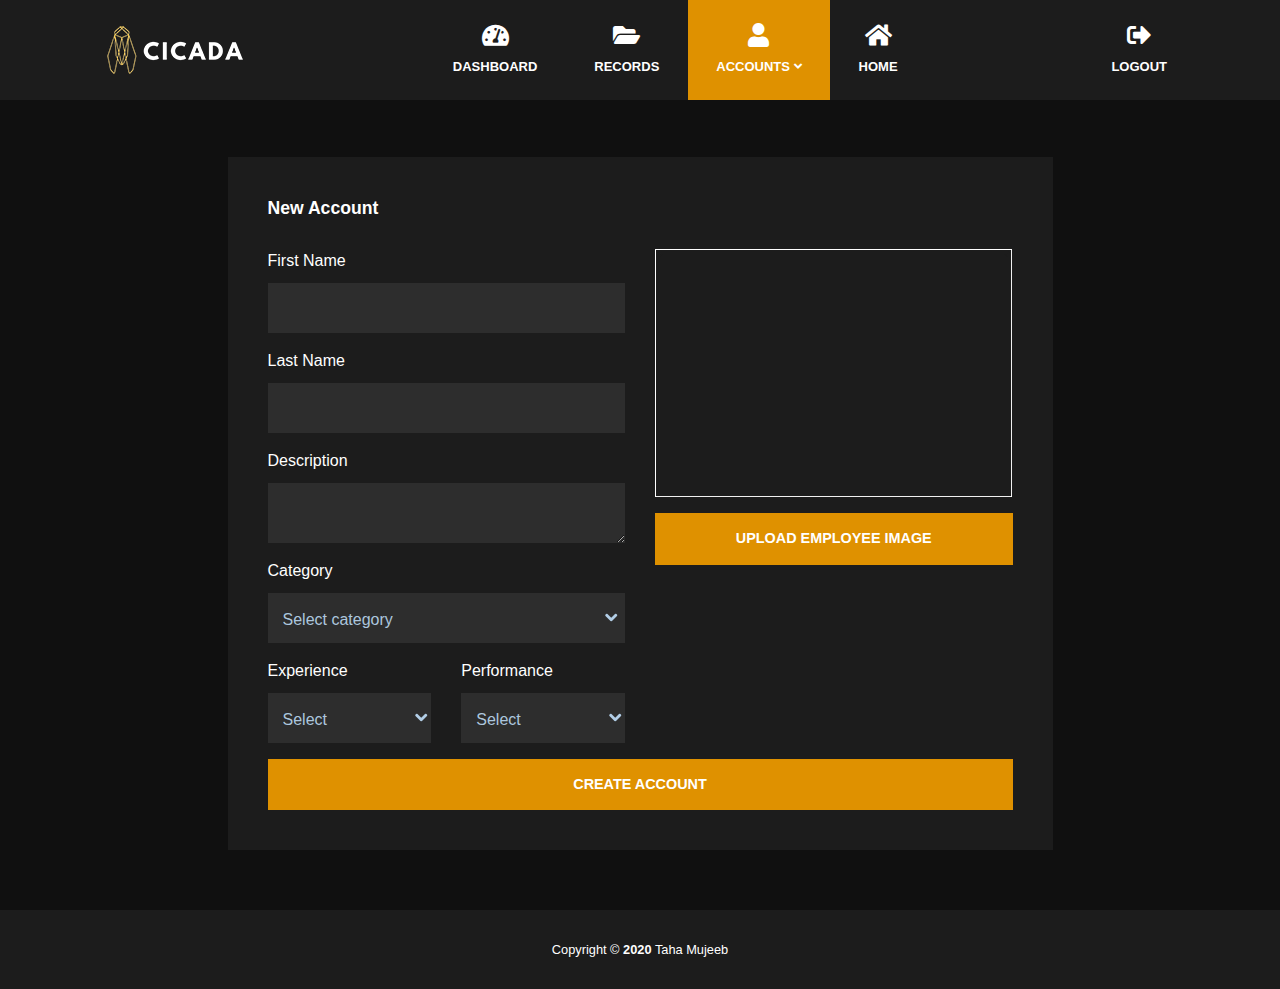
<file: add-account.html>
<!DOCTYPE html>
<html lang="en">

<head>
  <meta charset="UTF-8" />
  <meta name="viewport" content="width=device-width, initial-scale=1.0" />
  <meta http-equiv="X-UA-Compatible" content="ie=edge" />
  <title>Cicada | New Account</title>
  <link rel="stylesheet" href="https://fonts.googleapis.com/css?family=Roboto:400,700" />
  <!-- https://fonts.google.com/specimen/Roboto -->
  <link rel="stylesheet" href="css/fontawesome.min.css" />
  <!-- https://fontawesome.com/ -->
  <link rel="stylesheet" href="jquery-ui-datepicker/jquery-ui.min.css" type="text/css" />
  <!-- http://api.jqueryui.com/datepicker/ -->
  <link rel="stylesheet" href="css/bootstrap.min.css" />
  <!-- https://getbootstrap.com/ -->
  <link rel="stylesheet" href="css/style.css">
  <link rel='icon' href='favicon.ico' type='image/x-icon' />
</head>

<body>
  <nav class="navbar navbar-expand-xl">
    <div class="container h-100">
      <a class="navbar-brand" href="dashboard.html">
        <a href="#" class="navbar-brand"><img src="images/logo.png" class="img-responsive" alt="logo"></a>
      </a>
      <button class="navbar-toggler ml-auto mr-0" type="button" data-toggle="collapse"
        data-target="#navbarSupportedContent" aria-controls="navbarSupportedContent" aria-expanded="false"
        aria-label="Toggle navigation">
        <i class="fas fa-bars tm-nav-icon"></i>
      </button>

      <div class="collapse navbar-collapse" id="navbarSupportedContent">
        <ul class="navbar-nav mx-auto h-100">
          <li class="nav-item">
            <a class="nav-link" href="dashboard.html">
              <i class="fas fa-tachometer-alt"></i> DASHBOARD
              <span class="sr-only">(current)</span>
            </a>
          </li>
          <li class="nav-item">
            <a class="nav-link" href="records.html">
              <i class="fas fa-folder-open"></i>
              RECORDS
            </a>
          </li>
          <li class="nav-item dropdown">
            <a class="nav-link active" href="" id="navbarDropdown" role="button" data-toggle="dropdown"
              aria-haspopup="true" aria-expanded="false">
              <i class="fas fa-user"></i>
              <span> ACCOUNTS <i class="fas fa-angle-down"></i> </span>
            </a>
            <div class="dropdown-menu" aria-labelledby="navbarDropdown">
              <a class="dropdown-item" href="accounts.html">Profile</a>
              <a class="dropdown-item" href="add-account.html">Add New</a>
              <a class="dropdown-item" href="edit-account.html">Edit Existing</a>
            </div>
          </li>
          <li class="nav-item">
            <a class="nav-link" href="index.html">
              <i class="fas fa-home"></i> HOME
            </a>
          </li>
        </ul>

        <ul class="navbar-nav">
          <li class="nav-item">
            <a class="nav-link" href="login.html">
              <i class="fas fa-sign-out-alt"></i>
              LOGOUT
            </a>
          </li>
        </ul>
      </div>
    </div>
  </nav>
  <div class="container tm-mt-big tm-mb-big">
    <div class="row">
      <div class="col-xl-9 col-lg-10 col-md-12 col-sm-12 mx-auto">
        <div class="tm-bg-primary-dark tm-block tm-block-h-auto">
          <div class="row">
            <div class="col-12">
              <h2 class="tm-block-title d-inline-block">New Account</h2>
            </div>
          </div>
          <div class="row tm-edit-product-row">
            <div class="col-xl-6 col-lg-6 col-md-12">
              <form action="" class="tm-edit-product-form">
                <div class="form-group mb-3">
                  <label for="name">First Name
                  </label>
                  <input id="name" name="name" type="text" class="form-control validate" required />
                </div>
                <div class="form-group mb-3">
                  <label for="name">Last Name
                  </label>
                  <input id="name" name="name" type="text" class="form-control validate" required />
                </div>
                <div class="form-group mb-3">
                  <label for="description">Description</label>
                  <textarea class="form-control validate tm-small" rows="1"></textarea>
                </div>
                <div class="form-group mb-3">
                  <label for="category">Category</label>
                  <select class="custom-select tm-select-accounts" id="category">
                    <option selected>Select category</option>
                    <option value="1">Admin</option>
                    <option value="2">Manager</option>
                    <option value="3">Employee</option>
                    <option value="4">Staff</option>
                  </select>
                </div>
                <div class="row">
                  <div class="form-group mb-3 col-xs-12 col-sm-6">
                    <label for="expire_date">Experience
                    </label>
                    <select class="custom-select tm-select-accounts" id="category">
                      <option selected>Select</option>
                      <option value="1">Fresher</option>
                      <option value="2">Junior</option>
                      <option value="3">Senior</option>
                    </select>
                  </div>
                  <div class="form-group mb-3 col-xs-12 col-sm-6">
                    <label for="stock">Performance
                    </label>
                    <select class="custom-select tm-select-accounts" id="category">
                      <option selected>Select</option>
                      <option value="1">Bad</option>
                      <option value="2">Average</option>
                      <option value="3">Good</option>
                      <option value="4">Excellent</option>
                    </select>
                  </div>
                </div>

            </div>
            <div class="col-xl-6 col-lg-6 col-md-12 mx-auto mb-4">
              <div class="tm-product-img-edit mx-auto">
                <img src="images/employee-blank.jpg" alt="Product image" class="img-fluid d-block mx-auto">                
              </div>
              <div class="custom-file mt-3 mb-3">
                <input id="fileInput" type="file" style="display:none;" />
                <input type="button" class="btn btn-primary btn-block mx-auto" value="UPLOAD EMPLOYEE IMAGE"
                  onclick="document.getElementById('fileInput').click();" />
              </div>
            </div>
            <div class="col-12">
              <button type="submit" class="btn btn-primary btn-block text-uppercase">Create Account</button>
            </div>
            </form>
          </div>
        </div>
      </div>
    </div>
  </div>
  <footer class="tm-footer row tm-mt-small">
    <div class="col-12 font-weight-light">
        <p class="text-center text-white mb-0 px-4 small">
            Copyright &copy; <b>2020</b> <a rel="nofollow noopener" href="https://www.tahamujeeb.com"
                target="_blank" class="tm-footer-link">Taha Mujeeb</a>
        </p>
    </div>
</footer>

  <script src="js/jquery-3.3.1.min.js"></script>
  <!-- https://jquery.com/download/ -->
  <script src="jquery-ui-datepicker/jquery-ui.min.js"></script>
  <!-- https://jqueryui.com/download/ -->
  <script src="js/bootstrap.min.js"></script>
  <!-- https://getbootstrap.com/ -->
  <script>
    $(function () {
      $("#expire_date").datepicker();
    });
  </script>
</body>

</html>
</file>
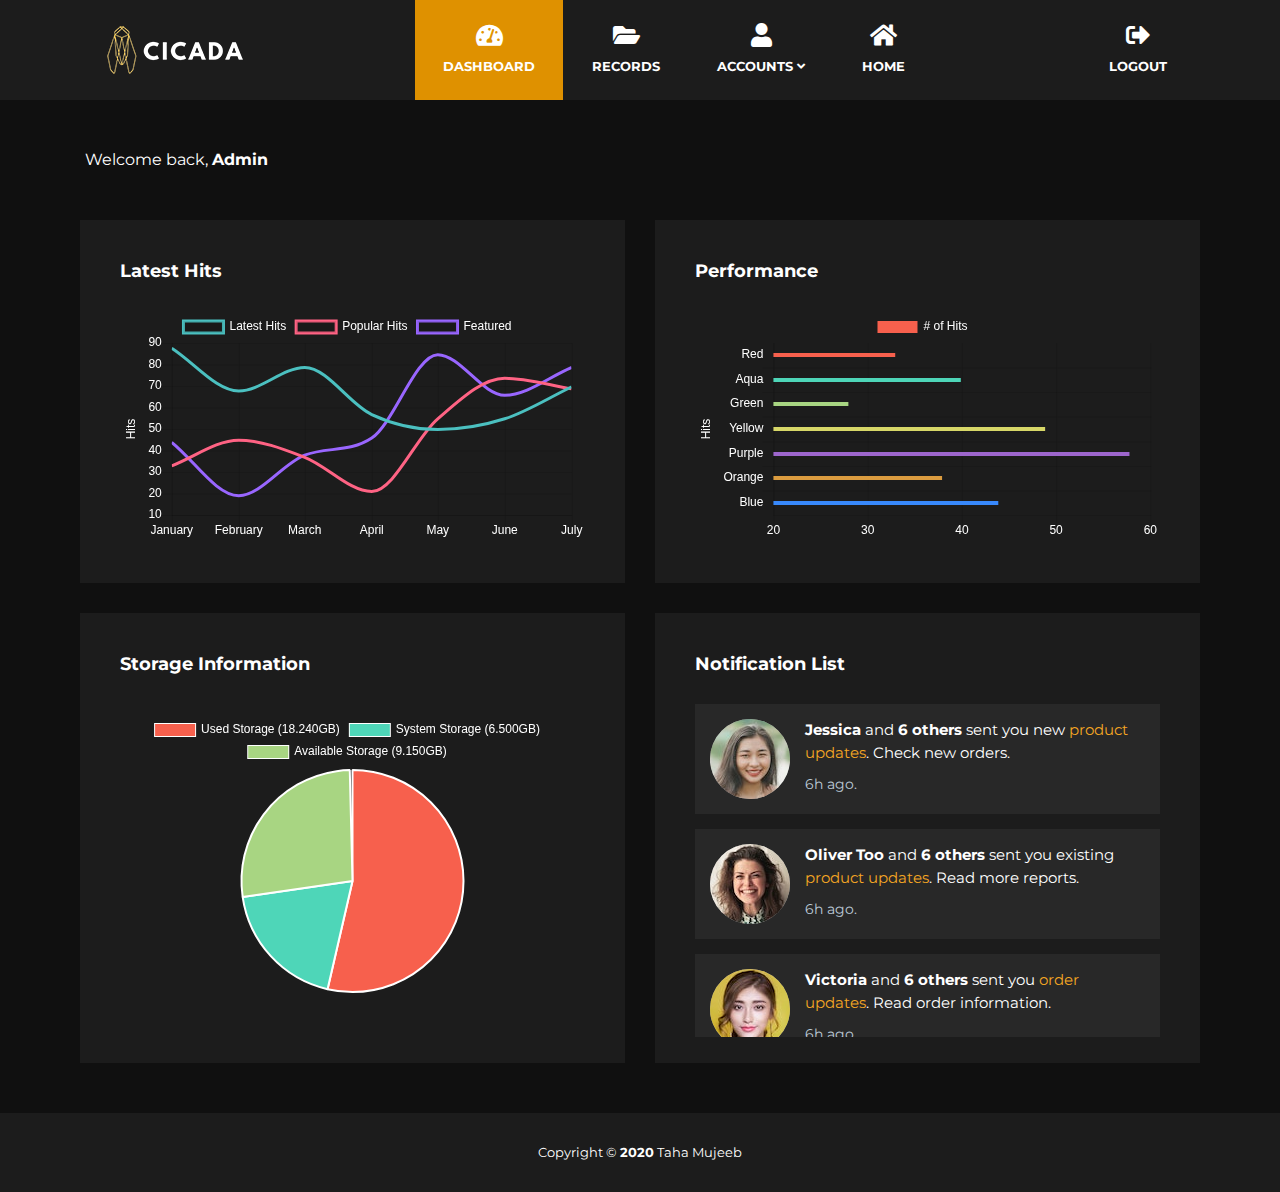
<file: dashboard.html>
<!DOCTYPE html>
<html lang="en">

<head>
    <meta charset="UTF-8">
    <meta name="viewport" content="width=device-width, initial-scale=1.0">
    <meta http-equiv="X-UA-Compatible" content="ie=edge">
    <title>Cicada | Dashboard</title>
    <link rel="stylesheet" href="https://fonts.googleapis.com/css?family=Montserrat:400,700">
    <!-- https://fonts.google.com/specimen/Roboto -->
    <link rel="stylesheet" href="css/fontawesome.min.css">
    <!-- https://fontawesome.com/ -->
    <link rel="stylesheet" href="css/bootstrap.min.css">
    <!-- https://getbootstrap.com/ -->
    <link rel="stylesheet" href="css/style.css">
    <link rel='icon' href='favicon.ico' type='image/x-icon' />
</head>

<body id="reportsPage">
    <div class="" id="home">
        <nav class="navbar navbar-expand-xl">
            <div class="container h-100">
                <a class="navbar-brand" href="index.html">
                    <a href="#" class="navbar-brand"><img src="images/logo.png" class="img-responsive" alt="logo"></a>
                </a>
                <button class="navbar-toggler ml-auto mr-0" type="button" data-toggle="collapse"
                    data-target="#navbarSupportedContent" aria-controls="navbarSupportedContent" aria-expanded="false"
                    aria-label="Toggle navigation">
                    <i class="fas fa-bars tm-nav-icon"></i>
                </button>
                <div class="collapse navbar-collapse" id="navbarSupportedContent">
                    <ul class="navbar-nav mx-auto h-100">
                        <li class="nav-item">
                            <a class="nav-link active" href="#">
                                <i class="fas fa-tachometer-alt"></i>
                                DASHBOARD
                                <span class="sr-only">(current)</span>
                            </a>
                        </li>
                        <li class="nav-item">
                            <a class="nav-link" href="records.html">
                                <i class="fas fa-folder-open"></i>
                                RECORDS
                            </a>
                        </li>
                        <li class="nav-item dropdown">
                            <a class="nav-link" href="" id="navbarDropdown" role="button" data-toggle="dropdown"
                                aria-haspopup="true" aria-expanded="false">
                                <i class="fas fa-user"></i>
                                <span> ACCOUNTS <i class="fas fa-angle-down"></i> </span>
                            </a>
                            <div class="dropdown-menu" aria-labelledby="navbarDropdown">
                                <a class="dropdown-item" href="accounts.html">Profile</a>
                                <a class="dropdown-item" href="add-account.html">Add New</a>
                                <a class="dropdown-item" href="edit-account.html">Edit Existing</a>
                            </div>
                        </li>
                        <li class="nav-item">
                            <a class="nav-link" href="index.html">
                                <i class="fas fa-home"></i>
                                HOME
                            </a>
                        </li>
                    </ul>
                    <ul class="navbar-nav">
                        <li class="nav-item">
                            <a class="nav-link" href="login.html">
                                <i class="fas fa-sign-out-alt"></i>
                                LOGOUT
                            </a>
                        </li>
                    </ul>
                </div>
            </div>

        </nav>
        <div class="container">
            <div class="row">
                <div class="col">
                    <p class="text-white mt-5 mb-5">Welcome back, <b>Admin</b></p>
                </div>
            </div>
            <!-- row -->
            <div class="row tm-content-row">
                <div class="col-sm-12 col-md-12 col-lg-6 col-xl-6 tm-block-col">
                    <div class="tm-bg-primary-dark tm-block">
                        <h2 class="tm-block-title">Latest Hits</h2>
                        <canvas id="lineChart"></canvas>
                    </div>
                </div>
                <div class="col-sm-12 col-md-12 col-lg-6 col-xl-6 tm-block-col">
                    <div class="tm-bg-primary-dark tm-block">
                        <h2 class="tm-block-title">Performance</h2>
                        <canvas id="barChart"></canvas>
                    </div>
                </div>
                <div class="col-sm-12 col-md-12 col-lg-6 col-xl-6 tm-block-col">
                    <div class="tm-bg-primary-dark tm-block tm-block-taller">
                        <h2 class="tm-block-title">Storage Information</h2>
                        <div id="pieChartContainer">
                            <canvas id="pieChart" class="chartjs-render-monitor" width="200" height="200"></canvas>
                        </div>
                    </div>
                </div>
                <div class="col-sm-12 col-md-12 col-lg-6 col-xl-6 tm-block-col">
                    <div class="tm-bg-primary-dark tm-block tm-block-taller tm-block-overflow">
                        <h2 class="tm-block-title">Notification List</h2>
                        <div class="tm-notification-items">
                            <div class="media tm-notification-item">
                                <div class="tm-gray-circle"><img src="img/notification-01.jpg" alt="Avatar Image"
                                        class="rounded-circle"></div>
                                <div class="media-body">
                                    <p class="mb-2"><b>Jessica</b> and <b>6 others</b> sent you new <a href="#"
                                            class="tm-notification-link">product updates</a>. Check new orders.</p>
                                    <span class="tm-small tm-text-color-secondary">6h ago.</span>
                                </div>
                            </div>
                            <div class="media tm-notification-item">
                                <div class="tm-gray-circle"><img src="img/notification-02.jpg" alt="Avatar Image"
                                        class="rounded-circle"></div>
                                <div class="media-body">
                                    <p class="mb-2"><b>Oliver Too</b> and <b>6 others</b> sent you existing <a href="#"
                                            class="tm-notification-link">product updates</a>. Read more reports.</p>
                                    <span class="tm-small tm-text-color-secondary">6h ago.</span>
                                </div>
                            </div>
                            <div class="media tm-notification-item">
                                <div class="tm-gray-circle"><img src="img/notification-03.jpg" alt="Avatar Image"
                                        class="rounded-circle"></div>
                                <div class="media-body">
                                    <p class="mb-2"><b>Victoria</b> and <b>6 others</b> sent you <a href="#"
                                            class="tm-notification-link">order updates</a>. Read order information.</p>
                                    <span class="tm-small tm-text-color-secondary">6h ago.</span>
                                </div>
                            </div>
                            <div class="media tm-notification-item">
                                <div class="tm-gray-circle"><img src="img/notification-01.jpg" alt="Avatar Image"
                                        class="rounded-circle"></div>
                                <div class="media-body">
                                    <p class="mb-2"><b>Laura Cute</b> and <b>6 others</b> sent you <a href="#"
                                            class="tm-notification-link">product records</a>.</p>
                                    <span class="tm-small tm-text-color-secondary">6h ago.</span>
                                </div>
                            </div>
                            <div class="media tm-notification-item">
                                <div class="tm-gray-circle"><img src="img/notification-02.jpg" alt="Avatar Image"
                                        class="rounded-circle"></div>
                                <div class="media-body">
                                    <p class="mb-2"><b>Samantha</b> and <b>6 others</b> sent you <a href="#"
                                            class="tm-notification-link">order stuffs</a>.</p>
                                    <span class="tm-small tm-text-color-secondary">6h ago.</span>
                                </div>
                            </div>
                            <div class="media tm-notification-item">
                                <div class="tm-gray-circle"><img src="img/notification-03.jpg" alt="Avatar Image"
                                        class="rounded-circle"></div>
                                <div class="media-body">
                                    <p class="mb-2"><b>Sophie</b> and <b>6 others</b> sent you <a href="#"
                                            class="tm-notification-link">product updates</a>.</p>
                                    <span class="tm-small tm-text-color-secondary">6h ago.</span>
                                </div>
                            </div>
                            <div class="media tm-notification-item">
                                <div class="tm-gray-circle"><img src="img/notification-01.jpg" alt="Avatar Image"
                                        class="rounded-circle"></div>
                                <div class="media-body">
                                    <p class="mb-2"><b>Lily A</b> and <b>6 others</b> sent you <a href="#"
                                            class="tm-notification-link">product updates</a>.</p>
                                    <span class="tm-small tm-text-color-secondary">6h ago.</span>
                                </div>
                            </div>
                            <div class="media tm-notification-item">
                                <div class="tm-gray-circle"><img src="img/notification-02.jpg" alt="Avatar Image"
                                        class="rounded-circle"></div>
                                <div class="media-body">
                                    <p class="mb-2"><b>Amara</b> and <b>6 others</b> sent you <a href="#"
                                            class="tm-notification-link">product updates</a>.</p>
                                    <span class="tm-small tm-text-color-secondary">6h ago.</span>
                                </div>
                            </div>
                            <div class="media tm-notification-item">
                                <div class="tm-gray-circle"><img src="img/notification-03.jpg" alt="Avatar Image"
                                        class="rounded-circle"></div>
                                <div class="media-body">
                                    <p class="mb-2"><b>Cinthela</b> and <b>6 others</b> sent you <a href="#"
                                            class="tm-notification-link">product updates</a>.</p>
                                    <span class="tm-small tm-text-color-secondary">6h ago.</span>
                                </div>
                            </div>
                        </div>
                    </div>
                </div>
            </div>
        </div>
        <footer class="tm-footer row tm-mt-small">
            <div class="col-12 font-weight-light">
                <p class="text-center text-white mb-0 px-4 small">
                    Copyright &copy; <b>2020</b> <a rel="nofollow noopener" href="https://www.tahamujeeb.com"
                        target="_blank" class="tm-footer-link">Taha Mujeeb</a>
                </p>
            </div>
        </footer>
    </div>

    <script src="js/jquery-3.3.1.min.js"></script>
    <!-- https://jquery.com/download/ -->
    <script src="js/moment.min.js"></script>
    <!-- https://momentjs.com/ -->
    <script src="js/Chart.min.js"></script>
    <!-- http://www.chartjs.org/docs/latest/ -->
    <script src="js/bootstrap.min.js"></script>
    <!-- https://getbootstrap.com/ -->
    <script src="js/tooplate-scripts.js"></script>
    <script>
        Chart.defaults.global.defaultFontColor = 'white';
        let ctxLine,
            ctxBar,
            ctxPie,
            optionsLine,
            optionsBar,
            optionsPie,
            configLine,
            configBar,
            configPie,
            lineChart;
        barChart, pieChart;
        // DOM is ready
        $(function () {
            drawLineChart(); // Line Chart
            drawBarChart(); // Bar Chart
            drawPieChart(); // Pie Chart

            $(window).resize(function () {
                updateLineChart();
                updateBarChart();
            });
        })
    </script>
</body>

</html>
</file>
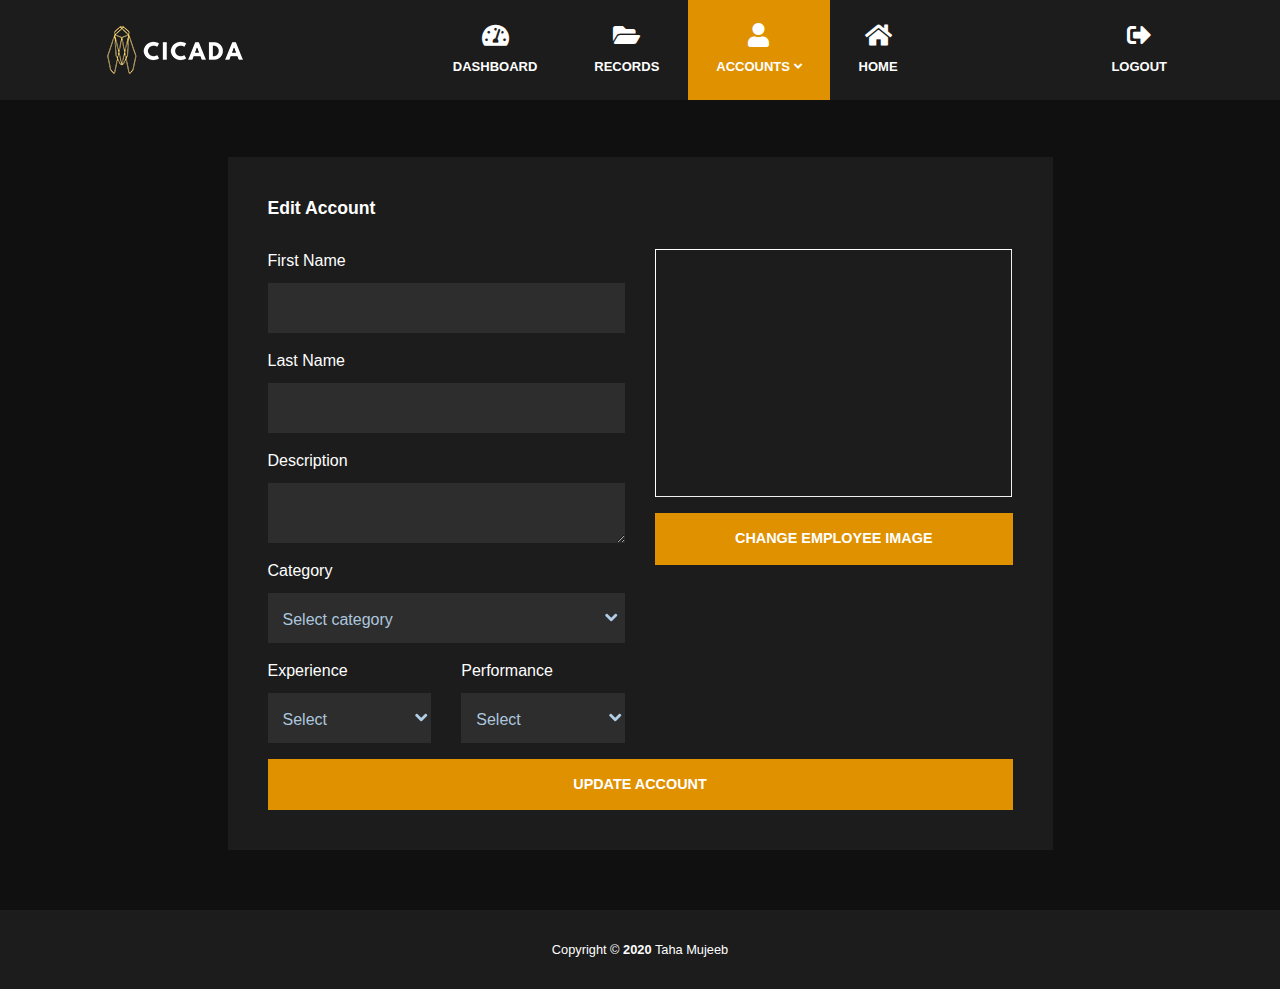
<file: edit-account.html>
<!DOCTYPE html>
<html lang="en">

<head>
  <meta charset="UTF-8" />
  <meta name="viewport" content="width=device-width, initial-scale=1.0" />
  <meta http-equiv="X-UA-Compatible" content="ie=edge" />
  <title>Cicada | Edit Account</title>
  <link rel="stylesheet" href="https://fonts.googleapis.com/css?family=Roboto:400,700" />
  <!-- https://fonts.google.com/specimen/Roboto -->
  <link rel="stylesheet" href="css/fontawesome.min.css" />
  <!-- https://fontawesome.com/ -->
  <link rel="stylesheet" href="jquery-ui-datepicker/jquery-ui.min.css" type="text/css" />
  <!-- http://api.jqueryui.com/datepicker/ -->
  <link rel="stylesheet" href="css/bootstrap.min.css" />
  <!-- https://getbootstrap.com/ -->
  <link rel="stylesheet" href="css/style.css">
  <link rel='icon' href='favicon.ico' type='image/x-icon' />
</head>

<body>
  <nav class="navbar navbar-expand-xl">
    <div class="container h-100">
      <a class="navbar-brand" href="dashboard.html">
        <a href="#" class="navbar-brand"><img src="images/logo.png" class="img-responsive" alt="logo"></a>
      </a>
      <button class="navbar-toggler ml-auto mr-0" type="button" data-toggle="collapse"
        data-target="#navbarSupportedContent" aria-controls="navbarSupportedContent" aria-expanded="false"
        aria-label="Toggle navigation">
        <i class="fas fa-bars tm-nav-icon"></i>
      </button>

      <div class="collapse navbar-collapse" id="navbarSupportedContent">
        <ul class="navbar-nav mx-auto h-100">
          <li class="nav-item">
            <a class="nav-link" href="dashboard.html">
              <i class="fas fa-tachometer-alt"></i>
              DASHBOARD
              <span class="sr-only">(current)</span>
            </a>
          </li>
          <li class="nav-item">
            <a class="nav-link" href="records.html">
              <i class="fas fa-folder-open"></i>
              RECORDS
            </a>
          </li>
          <li class="nav-item dropdown">
            <a class="nav-link active" href="" id="navbarDropdown" role="button" data-toggle="dropdown" aria-haspopup="true"
              aria-expanded="false">
              <i class="fas fa-user"></i>
              <span> ACCOUNTS <i class="fas fa-angle-down"></i> </span>
            </a>
            <div class="dropdown-menu" aria-labelledby="navbarDropdown">
              <a class="dropdown-item" href="accounts.html">Profile</a>
              <a class="dropdown-item" href="add-account.html">Add New</a>
              <a class="dropdown-item" href="edit-account.html">Edit Existing</a>
            </div>
          </li>
          <li class="nav-item">
            <a class="nav-link" href="index.html">
              <i class="fas fa-home"></i>
              HOME
            </a>
          </li>
        </ul>
        <ul class="navbar-nav">
          <li class="nav-item">
            <a class="nav-link" href="login.html">
              <i class="fas fa-sign-out-alt"></i>
              LOGOUT
            </a>
          </li>
        </ul>
      </div>
    </div>
  </nav>
  <div class="container tm-mt-big tm-mb-big">
    <div class="row">
      <div class="col-xl-9 col-lg-10 col-md-12 col-sm-12 mx-auto">
        <div class="tm-bg-primary-dark tm-block tm-block-h-auto">
          <div class="row">
            <div class="col-12">
              <h2 class="tm-block-title d-inline-block">Edit Account</h2>
            </div>
          </div>
          <div class="row tm-edit-product-row">
            <div class="col-xl-6 col-lg-6 col-md-12">
              <form action="" method="post" class="tm-edit-product-form">
                <div class="form-group mb-3">
                  <label for="name">First Name
                  </label>
                  <input id="name" name="name" type="text" class="form-control validate" />
                </div>
                <div class="form-group mb-3">
                  <label for="name">Last Name
                  </label>
                  <input id="name" name="name" type="text" class="form-control validate" required />
                </div>
                <div class="form-group mb-3">
                  <label for="description">Description</label>
                  <textarea class="form-control validate tm-small" rows="1"></textarea>
                </div>
                <div class="form-group mb-3">
                  <label for="category">Category</label>
                  <select class="custom-select tm-select-accounts" id="category">
                    <option selected>Select category</option>
                    <option value="1">Admin</option>
                    <option value="2">Manager</option>
                    <option value="3">Employee</option>
                    <option value="4">Staff</option>
                  </select>
                </div>
                <div class="row">
                  <div class="form-group mb-3 col-xs-12 col-sm-6">
                    <label for="expire_date">Experience
                    </label>
                    <select class="custom-select tm-select-accounts" id="category">
                      <option selected>Select</option>
                      <option value="1">Fresher</option>
                      <option value="2">Junior</option>
                      <option value="3">Senior</option>
                    </select>
                  </div>
                  <div class="form-group mb-3 col-xs-12 col-sm-6">
                    <label for="stock">Performance
                    </label>
                    <select class="custom-select tm-select-accounts" id="category">
                      <option selected>Select</option>
                      <option value="1">Bad</option>
                      <option value="2">Average</option>
                      <option value="3">Good</option>
                      <option value="4">Excellent</option>
                    </select>
                  </div>
                </div>

            </div>
            <div class="col-xl-6 col-lg-6 col-md-12 mx-auto mb-4">
              <div class="tm-product-img-edit mx-auto">
                <img src="images/employee-blank.jpg" alt="Product image" class="img-fluid d-block mx-auto">                
              </div>
              <div class="custom-file mt-3 mb-3">
                <input id="fileInput" type="file" style="display:none;" />
                <input type="button" class="btn btn-primary btn-block mx-auto" value="CHANGE EMPLOYEE IMAGE"
                  onclick="document.getElementById('fileInput').click();" />
              </div>
            </div>
            <div class="col-12">
              <button type="submit" class="btn btn-primary btn-block text-uppercase">Update Account</button>
            </div>
            </form>
          </div>
        </div>
      </div>
    </div>
  </div>
  <footer class="tm-footer row tm-mt-small">
    <div class="col-12 font-weight-light">
        <p class="text-center text-white mb-0 px-4 small">
            Copyright &copy; <b>2020</b> <a rel="nofollow noopener" href="https://www.tahamujeeb.com"
                target="_blank" class="tm-footer-link">Taha Mujeeb</a>
        </p>
    </div>
</footer>

  <script src="js/jquery-3.3.1.min.js"></script>
  <!-- https://jquery.com/download/ -->
  <script src="jquery-ui-datepicker/jquery-ui.min.js"></script>
  <!-- https://jqueryui.com/download/ -->
  <script src="js/bootstrap.min.js"></script>
  <!-- https://getbootstrap.com/ -->
  <script>
    $(function () {
      $("#expire_date").datepicker({
        defaultDate: "10/22/2020"
      });
    });
  </script>
</body>

</html>
</file>
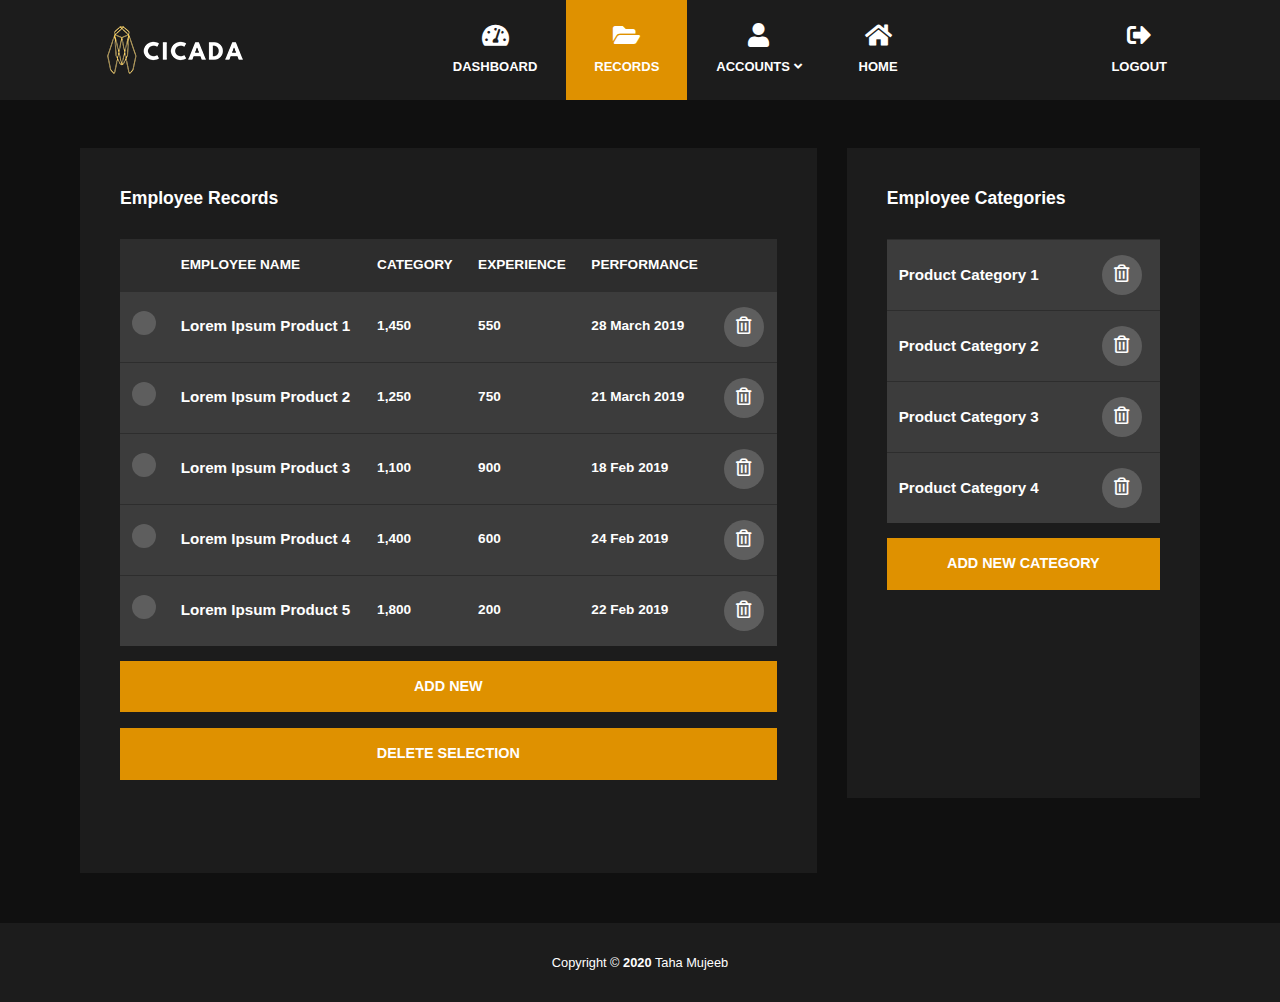
<file: records.html>
<!DOCTYPE html>
<html lang="en">

<head>
  <meta charset="UTF-8" />
  <meta name="viewport" content="width=device-width, initial-scale=1.0" />
  <meta http-equiv="X-UA-Compatible" content="ie=edge" />
  <title>Cicada | Records</title>
  <link rel="stylesheet" href="https://fonts.googleapis.com/css?family=Roboto:400,700" />
  <!-- https://fonts.google.com/specimen/Roboto -->
  <link rel="stylesheet" href="css/fontawesome.min.css" />
  <!-- https://fontawesome.com/ -->
  <link rel="stylesheet" href="css/bootstrap.min.css" />
  <!-- https://getbootstrap.com/ -->
  <link rel="stylesheet" href="css/style.css">
  <link rel='icon' href='favicon.ico' type='image/x-icon' />
</head>

<body id="reportsPage">
  <nav class="navbar navbar-expand-xl">
    <div class="container h-100">
      <a class="navbar-brand" href="dashboard.html">
        <a href="#" class="navbar-brand"><img src="images/logo.png" class="img-responsive" alt="logo"></a>
      </a>
      <button class="navbar-toggler ml-auto mr-0" type="button" data-toggle="collapse"
        data-target="#navbarSupportedContent" aria-controls="navbarSupportedContent" aria-expanded="false"
        aria-label="Toggle navigation">
        <i class="fas fa-bars tm-nav-icon"></i>
      </button>

      <div class="collapse navbar-collapse" id="navbarSupportedContent">
        <ul class="navbar-nav mx-auto h-100">
          <li class="nav-item">
            <a class="nav-link" href="dashboard.html">
              <i class="fas fa-tachometer-alt"></i> DASHBOARD
              <span class="sr-only">(current)</span>
            </a>
          </li>
          <li class="nav-item">
            <a class="nav-link active" href="records.html">
              <i class="fas fa-folder-open"></i>
              RECORDS
            </a>
          </li>

          <li class="nav-item dropdown">
            <a class="nav-link" href="" id="navbarDropdown" role="button" data-toggle="dropdown" aria-haspopup="true"
              aria-expanded="false">
              <i class="fas fa-user"></i>
              <span> ACCOUNTS <i class="fas fa-angle-down"></i> </span>
            </a>
            <div class="dropdown-menu" aria-labelledby="navbarDropdown">
              <a class="dropdown-item" href="accounts.html">Profile</a>
              <a class="dropdown-item" href="add-account.html">Add New</a>
              <a class="dropdown-item" href="edit-account.html">Edit Existing</a>
            </div>
          </li>
          <li class="nav-item">
            <a class="nav-link" href="index.html">
              <i class="fas fa-home"></i>
              HOME
            </a>
        </ul>
        <ul class="navbar-nav">
          <li class="nav-item">
            <a class="nav-link" href="login.html">
              <i class="fas fa-sign-out-alt"></i>
              LOGOUT
            </a>
          </li>
        </ul>
      </div>
    </div>
  </nav>
  <div class="container mt-5">
    <div class="row tm-content-row">
      <div class="col-sm-12 col-md-12 col-lg-8 col-xl-8 tm-block-col">
        <div class="tm-bg-primary-dark tm-block tm-block-products">
          <h2 class="tm-block-title">Employee Records</h2>
            <div class="tm-product-table-container">
              <table class="table table-hover tm-table-small tm-product-table">
                <thead>
                  <tr>
                  <th scope="col">&nbsp;</th>
                  <th scope="col">EMPLOYEE NAME</th>
                  <th scope="col">CATEGORY</th>
                  <th scope="col">EXPERIENCE</th>
                  <th scope="col">PERFORMANCE</th>
                  <th scope="col">&nbsp;</th>
                </tr>
              </thead>
              <tbody>
                <tr>
                  <th scope="row"><input type="checkbox" /></th>
                  <td class="tm-product-name">Lorem Ipsum Product 1</td>
                  <td>1,450</td>
                  <td>550</td>
                  <td>28 March 2019</td>
                  <td>
                    <a href="#" class="tm-product-delete-link">
                      <i class="far fa-trash-alt tm-product-delete-icon"></i>
                    </a>
                  </td>
                </tr>
                <tr>
                  <th scope="row"><input type="checkbox" /></th>
                  <td class="tm-product-name">Lorem Ipsum Product 2</td>
                  <td>1,250</td>
                  <td>750</td>
                  <td>21 March 2019</td>
                  <td>
                    <a href="#" class="tm-product-delete-link">
                      <i class="far fa-trash-alt tm-product-delete-icon"></i>
                    </a>
                  </td>
                </tr>
                <tr>
                  <th scope="row"><input type="checkbox" /></th>
                  <td class="tm-product-name">Lorem Ipsum Product 3</td>
                  <td>1,100</td>
                  <td>900</td>
                  <td>18 Feb 2019</td>
                  <td>
                    <a href="#" class="tm-product-delete-link">
                      <i class="far fa-trash-alt tm-product-delete-icon"></i>
                    </a>
                  </td>
                </tr>
                <tr>
                  <th scope="row"><input type="checkbox" /></th>
                  <td class="tm-product-name">Lorem Ipsum Product 4</td>
                  <td>1,400</td>
                  <td>600</td>
                  <td>24 Feb 2019</td>
                  <td>
                    <a href="#" class="tm-product-delete-link">
                      <i class="far fa-trash-alt tm-product-delete-icon"></i>
                    </a>
                  </td>
                </tr>
                <tr>
                  <th scope="row"><input type="checkbox" /></th>
                  <td class="tm-product-name">Lorem Ipsum Product 5</td>
                  <td>1,800</td>
                  <td>200</td>
                  <td>22 Feb 2019</td>
                  <td>
                    <a href="#" class="tm-product-delete-link">
                      <i class="far fa-trash-alt tm-product-delete-icon"></i>
                    </a>
                  </td>
                </tr>
              </tbody>
            </table>
          </div>
          <!-- table container -->
          <a href="add-account.html" class="btn btn-primary btn-block text-uppercase mb-3">Add new</a>
          <button class="btn btn-primary btn-block text-uppercase">
            Delete selection
          </button>
        </div>
      </div>
      <div class="col-sm-12 col-md-12 col-lg-4 col-xl-4 tm-block-col">
        <div class="tm-bg-primary-dark tm-block tm-block-product-categories">
          <h2 class="tm-block-title">Employee Categories</h2>
          <div class="tm-product-table-container">
            <table class="table tm-table-small tm-product-table">
              <tbody>
                <tr>
                  <td class="tm-product-name">Product Category 1</td>
                  <td class="text-center">
                    <a href="#" class="tm-product-delete-link">
                      <i class="far fa-trash-alt tm-product-delete-icon"></i>
                    </a>
                  </td>
                </tr>
                <tr>
                  <td class="tm-product-name">Product Category 2</td>
                  <td class="text-center">
                    <a href="#" class="tm-product-delete-link">
                      <i class="far fa-trash-alt tm-product-delete-icon"></i>
                    </a>
                  </td>
                </tr>
                <tr>
                  <td class="tm-product-name">Product Category 3</td>
                  <td class="text-center">
                    <a href="#" class="tm-product-delete-link">
                      <i class="far fa-trash-alt tm-product-delete-icon"></i>
                    </a>
                  </td>
                </tr>
                <tr>
                  <td class="tm-product-name">Product Category 4</td>
                  <td class="text-center">
                    <a href="#" class="tm-product-delete-link">
                      <i class="far fa-trash-alt tm-product-delete-icon"></i>
                    </a>
                  </td>
                </tr>
              </tbody>
            </table>
          </div>
          <!-- table container -->
          <button class="btn btn-primary btn-block text-uppercase mb-3">
            Add new category
          </button>
        </div>
      </div>
    </div>
  </div>
  <footer class="tm-footer row tm-mt-small">
    <div class="col-12 font-weight-light">
      <p class="text-center text-white mb-0 px-4 small">
        Copyright &copy; <b>2020</b> <a rel="nofollow noopener" href="https://www.tahamujeeb.com" target="_blank"
          class="tm-footer-link">Taha Mujeeb</a>
      </p>
    </div>
  </footer>

  <script src="js/jquery-3.3.1.min.js"></script>
  <!-- https://jquery.com/download/ -->
  <script src="js/bootstrap.min.js"></script>
  <!-- https://getbootstrap.com/ -->
  <script>
    $(function () {
      $(".tm-product-name").on("click", function () {
        window.location.href = "edit-account.html";
      });
    });
  </script>
</body>

</html>
</file>
<file: css/style-main.css>
body
	{
	background: #101010;
    color: #808080;
	font-family: 'Montserrat', sans-serif;
    font-weight: 400;
	}

@media (min-width: 768px) {
  .container {
    width: 700px;
  }
}
@media (min-width: 992px) {
  .container {
    width: 900px;
  }
}
@media (min-width: 1200px) {
  .container {
    width: 1000px;
  }
}

.mt20 {
	margin-top: 20px;
}

.mt30 {
	margin-top: 30px;
}

/* heading section */
h1,h2,h3,h4 {
  color: #fff;
  font-weight: bold;
}

h1,h2 {
  font-size: 40px;
}

/* images retina */
img {
  max-width: 100%;
  height: auto;
}

/* button section */
.btn {
  background: transparent;
  border: 2px solid #fff;
  border-radius: 0px;
  box-shadow: none;
  color: #fff;
  padding: 12px 18px;
  font-size: 13px;
  font-weight: bold;
  transition: all 0.4s ease-in;
}
.btn:hover {
  background: #009988;
  border-color: transparent;
}

.email {
	margin-top: 10px;
	padding: 8px 12px;
}

/* navigation */

.navbar-default {
    background: #202020;
    border: none;
    border-left: 6px solid #fdd05a;
    padding-right: 40px;
    margin: 0 !important;
    position: relative;
    top: 20px;
  }
.navbar-default .navbar-brand {
    font-size: 40px;
    line-height: 40px;
    padding-top: 4px;
   }
.navbar-default .navbar-nav li a {
  color: #f2f2f2;
  font-size: 13px;
  font-weight: 400;
  line-height: 40px;
  transition: all 0.4s ease-in;
 }
.navbar-default .navbar-nav > li > a:hover,
.navbar-default .navbar-nav > li > a:focus {
  color: #c18007;
}
.navbar-default .navbar-nav > .active > a,
.navbar-default .navbar-nav > .active > a:hover,
.navbar-default .navbar-nav > .active > a:focus {
  	color: #c18007;
  	background-color: transparent;
}
.navbar-default .navbar-toggle {
  	background: #dda81b;
  	border-radius: 0px;
   	border: none;
   	margin-top: 20px;
   	margin-bottom: 30px;
}
.navbar-default .navbar-toggle .icon-bar {
    background: #fff;
    border-color: transparent;
}
.navbar-default .navbar-toggle:hover,
.navbar-default .navbar-toggle:focus { 
  background-color: transparent 
}

.active {
	background: #333;
}

/* home section */
#home {
  background: url('../images/home-bg.jpg') no-repeat;
  background-size: cover;
  background-position: center;
  min-height: 500px;
  padding-top: 180px;
  padding-bottom: 100px;
}
#home h1,
#home h3 {
  line-height: 30px;
  font-size: 40px;
}

/* divider section */
.divider {
  color: #fff;
  text-align: center;
}
.divider .fa {
  border: 2px solid #fff;
  border-radius: 50%;
  font-size: 32px;
  width: 80px;
  height: 80px;
  line-height: 76px;
  text-transform: capitalize;
}
.divider h2 {
  padding-bottom: 4px;
}
.divider .divider-wrapper {
  padding: 40px 20px 40px 20px;
  position: relative;
  bottom: 40px;
  transition: all 0.4s ease-in;
}
.divider .divider-wrapper:hover {
  bottom: 60px;
  cursor: pointer;
}
.divider .divider-one {
  background: #c14000;
}
.divider .divider-two {
  background: #009988;
}
.divider .divider-three {
  background: #c18007;
}

/* about section */
#about-header {
  background: url('../images/about-header.jpg') no-repeat;
  background-size: cover;
  background-position: center;
  min-height: 500px;
  padding-top: 160px;
}
#about {
  padding-top: 60px;
}
#about .container {
  background: #191919;
}
#about .col-md-6 {
  padding: 0;
  margin: 0;
}
#about .about-des {
  padding-top: 20px;
  padding-left: 30px;
  padding-right: 20px;
}
#about .btn {
  margin-top: 20px;
}

/* team section */
#team {
  padding-top: 60px;
  padding-bottom: 80px;
}
#team h2 {
  padding-bottom: 30px;
  text-align: center;
}
#team h3 {
  padding-bottom: 10px;
}

#team h4 {
  color: #fdd05a;
}
#team img {
  opacity: 0.8;
}
#team hr {
  border-color: #303030;
  margin-top: 80px;
  margin-bottom: 80px;
}
#team strong {
  display: inline-block;
  padding-top: 12px;
  padding-bottom: 10px;
}
#team .progress {
  border-radius: 0px;
  height: 4px;
}

/* portfolio section */
#portfolio-header {
  background: url('../images/portfolio-header.jpg') no-repeat;
  background-size: cover;
  background-position: center;
  min-height: 500px;
  padding-top: 160px;
}
#portfolio {
  text-align: center;
  padding-top: 80px;
  padding-bottom: 60px;
  }
#portfolio h2 {
  padding-bottom: 20px;
}
#portfolio .col-md-4,
#portfolio .col-md-3 {
  padding: 0;
  margin: 0;
}
#portfolio img {
  width: 100%;
  transition: all 0.4s ease-in;
  opacity: 0.8;
}
#portfolio img:hover {
  opacity: 1;
}
#portfolio .btn {
  margin-top: 30px;
}

/* contact section */
#contact-header {
  background: url('../images/contact-header.jpg') no-repeat;
  background-size: cover;
  background-position: center;
  min-height: 500px;
  padding-top: 160px;
}
#contact {
  padding-top: 60px;
  padding-bottom: 60px;
}
#contact h2 {
  text-align: center;
  padding-bottom: 30px;
}
#contact .form-control {
  background: #202020;
  border: none;
  border-radius: 0px;
  box-shadow: none;
  margin-bottom: 20px;
  transition: all 0.4s ease-in;
  color: #fff;
}
#contact .form-control:focus {
  background: #404040;
}
#contact input {
  height: 53px;
}
.form-control::-moz-placeholder {
  color: #fff;
  opacity: 1;
}
.form-control:-ms-input-placeholder {
  color: #fff;
}
.form-control::-webkit-input-placeholder {
  color: #fff;
}
#map-canvas
  {
    border: none;
    width: 100%;
    height: 300px;
  }

/* footer section */
footer {
  background: #1c1c1c;
  padding-top: 60px;
  padding-bottom: 60px;
}
footer .fa {
	font-size: 18px;
	margin-right: 10px;
	padding: 5px;
}
footer h3 {
  padding-bottom: 10px;
}
footer .newsletter p {
  padding-bottom: 10px;
}
footer .form-control {
  background: transparent;
  border: 2px solid #fff;
  border-radius: 0px;
  padding-bottom: 10px;
}

footer .form-control:focus,
footer .form-control:hover {
	color: #fff;
  	background: #806040;
  	border-color: transparent;
}
footer .input-group-addon {
  background: #fff;
}
footer a, footer a:visited {
  font-size: 14px;
  color: #999;
}
footer a:hover {
  color: #fff;
  text-decoration: none;
}

/* copyright section */
.copyright {
	margin: 10px 0px;
}
.copyright p {
  padding-top: 20px;
}
.social-icons {
  padding-left: 171px;
  margin: 0px;
}
.social-icons li {
  display: inline-block;
  list-style: none;
  background: #303030;
  margin: 10px 0px 0px 0px;
}
.social-icons li a {
  color: #909090;
  text-decoration: none;
  font-size: 20px;
  padding: 10px 15px;
  text-align: center;
  transition: all 0.4s ease-in;
  
}
.social-icons li a:hover {
  background: #dda81b;
  color: #fff;
}

/* media 960 */
@media ( max-width: 980px ) {
  .divider .divider-wrapper {
    margin-bottom: 20px;
  }
  #about .about-des {
    padding-bottom: 40px;
  }
  #team .team-wrapper {
    margin-bottom: 40px;
  }
  #contact h3 {
    padding-top: 20px;
  }
  #contact .btn {
    margin-bottom: 20px;
  }
  footer h3 {
    padding-top: 30px;
  }
}

/* about affect css */
figure {
	margin: 0 auto;
	max-width: 1100px;
  position: relative;
  padding-top: 85px;
}
.graphic {
  padding-left: 15px;
  padding-right: 15px;
}
.row {
	margin-bottom: 1.5em;
}
@keyframes expand {
	from {width: 0%;}
	to {width: 100%;}
}
@media screen and (min-width: 768px) {
	@keyframes expand {
		from {width: 0%;}
		to {width: calc(100% - 75px);}
	}
}
.chart {
	overflow: hidden;
	width: 0%;
	animation: expand 1.5s ease forwards;
}
.row + .row .chart {
	animation-delay: .2s;
}
.row + .row + .row .chart {
	animation-delay: .4s;
}
.block {
	display: block;
	height: 50px;
	color: #fff;
	font-size: .75em;
	float: left;
	background-color: #334D5C;
	position: relative;
	overflow: hidden;
	opacity: 1;
	transition: opacity, .3s ease;
	cursor: pointer;
}
.block:nth-of-type(2),
.legend li:nth-of-type(2):before {
	background-color: #45B29D;
}
.block:nth-of-type(3),
.legend li:nth-of-type(3):before {
	background-color: #C18007;
}
.block:nth-of-type(4),
.legend li:nth-of-type(4):before {
	background-color: #E27A3F;
}
.block:nth-of-type(5),
.legend li:nth-of-type(5):before {
	background-color: #DF5A49;
}
.block:nth-of-type(6),
.legend li:nth-of-type(6):before {
	background-color: #962D3E;
}
.block:hover {
	opacity: .65;
}
.value {
	display: block;
	line-height: 1em;
	position: absolute;
	top: 50%;
	left: 50%;
	transform: translate(-50%);
}
.x-axis {
    text-align: center;
	padding: .5em 0 2em;
}
.y-axis {
	height: 20px;
    transform: translate(-32px,170px) rotate(270deg);
    position: absolute;
    left: 0;
}
.legend {
    margin: 0 auto;
    padding: 0;
	font-size: .9em;
}
.legend li {
    display: inline-block;
    padding: .25em 1em;
    line-height: 1em;
}
.legend li:before {
    content: "";
    margin-right: .5em;
    display: inline-block;
    width: 8px;
    height: 8px;
	background-color: #334D5C;
}
@media screen and (min-width: 768px) {
	h6 {
		padding: 0;
		width: 75px;
		float: left;
		line-height: 100px;
	}
	.block {
		font-size: 1em;
	}
	.legend {
		width: 50%;
	}
}
</file>
<file: css/simpletextrotator.css>
.rotating {
  display: inline-block;
  -webkit-transform-style: preserve-3d;
  -moz-transform-style: preserve-3d;
  -ms-transform-style: preserve-3d;
  -o-transform-style: preserve-3d;
  transform-style: preserve-3d;
  -webkit-transform: rotateX(0) rotateY(0) rotateZ(0);
  -moz-transform: rotateX(0) rotateY(0) rotateZ(0);
  -ms-transform: rotateX(0) rotateY(0) rotateZ(0);
  -o-transform: rotateX(0) rotateY(0) rotateZ(0);
  transform: rotateX(0) rotateY(0) rotateZ(0);
  -webkit-transition: 0.5s;
  -moz-transition: 0.5s;
  -ms-transition: 0.5s;
  -o-transition: 0.5s;
  transition: 0.5s;
  -webkit-transform-origin-x: 50%;
}

.rotating.flip {
  position: relative;
}

.rotating .front, .rotating .back {
  left: 0;
  top: 0;
  -webkit-backface-visibility: hidden;
  -moz-backface-visibility: hidden;
  -ms-backface-visibility: hidden;
  -o-backface-visibility: hidden;
  backface-visibility: hidden;
}

.rotating .front {
  position: absolute;
  display: inline-block;
  -webkit-transform: translate3d(0,0,1px);
  -moz-transform: translate3d(0,0,1px);
  -ms-transform: translate3d(0,0,1px);
  -o-transform: translate3d(0,0,1px);
  transform: translate3d(0,0,1px);
}

.rotating.flip .front {
  z-index: 1;
}

.rotating .back {
  display: block;
  opacity: 0;
}

.rotating.spin {
  -webkit-transform: rotate(360deg) scale(0);
  -moz-transform: rotate(360deg) scale(0);
  -ms-transform: rotate(360deg) scale(0);
  -o-transform: rotate(360deg) scale(0);
  transform: rotate(360deg) scale(0);
}



.rotating.flip .back {
  z-index: 2;
  display: block;
  opacity: 1;
  
  -webkit-transform: rotateY(180deg) translate3d(0,0,0);
  -moz-transform: rotateY(180deg) translate3d(0,0,0);
  -ms-transform: rotateY(180deg) translate3d(0,0,0);
  -o-transform: rotateY(180deg) translate3d(0,0,0);
  transform: rotateY(180deg) translate3d(0,0,0);
}

.rotating.flip.up .back {
  -webkit-transform: rotateX(180deg) translate3d(0,0,0);
  -moz-transform: rotateX(180deg) translate3d(0,0,0);
  -ms-transform: rotateX(180deg) translate3d(0,0,0);
  -o-transform: rotateX(180deg) translate3d(0,0,0);
  transform: rotateX(180deg) translate3d(0,0,0);
}

.rotating.flip.cube .front {
  -webkit-transform: translate3d(0,0,100px) scale(0.9,0.9);
  -moz-transform: translate3d(0,0,100px) scale(0.85,0.85);
  -ms-transform: translate3d(0,0,100px) scale(0.85,0.85);
  -o-transform: translate3d(0,0,100px) scale(0.85,0.85);
  transform: translate3d(0,0,100px) scale(0.85,0.85);
}

.rotating.flip.cube .back {
  -webkit-transform: rotateY(180deg) translate3d(0,0,100px) scale(0.9,0.9);
  -moz-transform: rotateY(180deg) translate3d(0,0,100px) scale(0.85,0.85);
  -ms-transform: rotateY(180deg) translate3d(0,0,100px) scale(0.85,0.85);
  -o-transform: rotateY(180deg) translate3d(0,0,100px) scale(0.85,0.85);
  transform: rotateY(180deg) translate3d(0,0,100px) scale(0.85,0.85);
}

.rotating.flip.cube.up .back {
  -webkit-transform: rotateX(180deg) translate3d(0,0,100px) scale(0.9,0.9);
  -moz-transform: rotateX(180deg) translate3d(0,0,100px) scale(0.85,0.85);
  -ms-transform: rotateX(180deg) translate3d(0,0,100px) scale(0.85,0.85);
  -o-transform: rotateX(180deg) translate3d(0,0,100px) scale(0.85,0.85);
  transform: rotateX(180deg) translate3d(0,0,100px) scale(0.85,0.85);
}
</file>
<file: css/style.css>
html {
  font-size: 16px;
  overflow-x: hidden;
}
body {
  font-family: 'Montserrat', sans-serif;
  background-color: #101010;
  overflow-x: hidden;
}
a {
  transition: all 0.3s ease;
}
a:focus,
a:hover {
  text-decoration: none;
}
button:focus {
  outline: 0;
}
.navbar-brand {
  display: flex;
  align-items: center;
}
.tm-site-icon {
  color: #656565;
}
.tm-site-title {
  display: inline-block;
  text-transform: uppercase;
  font-size: 1.3rem;
  font-weight: 700;
  color: #fff;
}
.navbar {
  height: 100px;
  background-color: #1c1c1c;
  padding: 0;
}
.navbar .container {
  position: relative;
}
.tm-logout-icon {
  font-size: 1.5em;
}
.tm-mt-big {
  margin-top: 57px;
}
.tm-mb-big {
  margin-bottom: 60px;
}
.tm-mt-small {
  margin-top: 20px;
}
.tm-block-col {
  margin-bottom: 30px;
}
.tm-block {
  padding: 40px;
  -webkit-box-shadow: 1px 1px 5px 0 #455c71;
  -moz-box-shadow: 1px 1px 5px 0 #455c71;
  box-shadow: 0px 0px 0px 0 #455c71;
  min-height: 350px;
  height: 100%;
  max-height: 450px;
}
.tm-block-avatar,
.tm-block-settings {
  max-height: none;
}
.tm-block-avatar {
  height: auto;
}
.tm-block-h-auto {
  min-height: 1px;
  max-height: none;
  height: auto;
}
.tm-block-scroll {
  overflow-y: scroll;
}
.tm-block-overflow {
  overflow: hidden;
}
.tm-block-title {
  font-size: 1.1rem;
  font-weight: 700;
  color: #fff;
  margin-bottom: 30px;
}
.nav-link {
  color: #fff;
  height: 100%;
  display: flex;
  align-items: center;
  justify-content: center;
  flex-direction: column;
  font-size: 13px;
  font-weight: bold;
}
.nav-link > i {
  margin-bottom: 10px;
  margin-right: 0;
  font-size: 1.5rem;
}
.dropdown-item,
.nav-link {
  padding: 15px 20px;
}
.dropdown-menu {
  font-size: 90%;
  color: #fff;
  background-color: #5E5E5E;
  border-radius: 0;
  padding-top: 10px;
  padding-bottom: 10px;
  min-width: auto;
}
.dropdown-item {
  color: #fff;
  padding: 15px 30px;
}
.navbar-nav .active > .nav-link,
.navbar-nav .nav-link.active {
  background-color: #DF9100;
  color: #fff;
}
.navbar-nav .nav-link.active i {
  color: #fff;
}
.dropdown-item:focus,
.dropdown-item:hover {
  background-color: #567086;
}
.navbar-nav a:hover,
.navbar-nav a:hover i {
  color: #f5a623;
}
.nav-item {
  text-align: center;
}
.nav-item:last-child {
  margin-right: 0;
}
.dropdown-toggle::after {
  display: none;
}
.dropdown-menu {
  margin-top: 0;
  border: 0;
}
.tm-content-row {
  justify-content: space-between;
  margin-left: -20px;
  margin-right: -20px;
}
.tm-col {
  padding-left: 20px;
  padding-right: 20px;
  margin-bottom: 50px;
}
.tm-col-big {
  width: 39%;
}
.tm-col-small {
  width: 21.95%;
}
.tm-gray-circle {
  width: 80px;
  height: 80px;
  background-color: #aaa;
  border-radius: 50%;
  margin-right: 15px;
}
.tm-notification-items {
  overflow-y: scroll;
  height: 90%;
}
.tm-notification-item {
  padding: 15px;
  background-color: #282828;
  color: #fff;
  font-size: 95%;
  margin-bottom: 15px;
}
.tm-notification-item:last-child {
  margin-bottom: 0;
}
.tm-notification-link {
  color: #f5a623;
}
.tm-text-color-secondary {
  color: #bdcbd8;
}
.tm-small {
  font-size: 90%;
}
.table {
  background-color: #3C3C3C;
  color: #fff;
  font-size: 85%;
  margin-bottom: 0;
}
thead {
  background-color: #2D2D2D;
  color: #fff;
}
.table thead th {
  border-bottom: 0;
}
.tm-status-circle {
  display: inline-block;
  margin-right: 5px;
  vertical-align: middle;
  width: 5px;
  height: 5px;
  border-radius: 50%;
  margin-top: -3px;
}
.moving {
  background-color: #9be64d;
  box-shadow: 0 0 8px #9be64d, inset 0 0 8px #9be64d;
}
.pending {
  background-color: #efc54b;
  box-shadow: 0 0 8px #efc54b, inset 0 0 8px #efc54b;
}
.cancelled {
  background-color: #da534f;
  box-shadow: 0 0 8px #da534f, inset 0 0 8px #da534f;
}
.tm-avatar {
  width: 345px;
}
.tm-avatar-container {
  position: relative;
  cursor: pointer;
  display: flex;
  align-items: center;
  flex-direction: column;
}
.tm-avatar-delete-link {
  position: absolute;
  left: 50%;
  top: 50%;
  margin-left: -25px;
  margin-top: -25px;
  z-index: 1000;
  padding: 14px;
  border-radius: 50%;
  background-color: rgba(57, 78, 100, 0.7);
  display: inline-block;
  width: 50px;
  height: 50px;
  text-align: center;
  display: none;
  transition: all 0.2s ease;
}
.tm-avatar-container:hover .tm-avatar-delete-link {
  display: block;
}
.tm-col-avatar {
  max-width: 425px;
  width: 37%;
  padding-left: 15px;
  padding-right: 15px;
}
.tm-col-account-settings {
  max-width: 822px;
  width: 63%;
  padding-left: 15px;
  padding-right: 15px;
}
.form-control {
  background-color: #2D2D2D;
  color: #fff;
  border: 0;
}
.form-control:focus {
  background-color: #60738e;
  color: #fff;
  border-color: transparent;
  box-shadow: 0 0 0 0.1rem rgb(180, 206, 233, 0.5);
}
.form-group label {
  color: #fff;
  margin-bottom: 10px;
}
.tm-hide-sm {
  display: block;
}
.tm-list-group {
  counter-reset: myOrderedListItemsCounter;
  padding-left: 0;
}
.tm-list-group > li {
  list-style-type: none;
  position: relative;
  cursor: pointer;
  transition: all 0.3s ease;
  padding: 8px;
}
.tm-list-group > li:hover {
  color: #0266c4;
}
.tm-list-group > li:before {
  counter-increment: myOrderedListItemsCounter;
  content: counter(myOrderedListItemsCounter) ".";
  margin-right: 0.5em;
}
.tm-list {
  padding-left: 30px;
}
.tm-list > li {
  margin-bottom: 20px;
}
.form-control {
  padding: 19px 18px;
  border-radius: 0;
  height: 50px;
}
.form-group {
  margin-bottom: 15px;
}
.btn {
  border-radius: 0;
  padding: 13px 28px;
  transition: all 0.2s ease;
  max-width: 100%;
}
.btn-small {
  padding: 10px 24px;
}
.btn-primary {
  color: #fff;
  background-color: #df9100;
  border: 2px solid #df9100;
  font-size: 90%;
  font-weight: 600;
}
.btn-primary:active,
.btn-primary:hover {
  color: #f5a623;
  background-color: transparent;
  border: 2px solid #f5a623;
}
.custom-file-input {
  cursor: pointer;
}
.custom-file-label {
  border-radius: 0;
}
.table td,
.table th {
  border-top: 1px solid #2D2D2D;
  padding: 15px 25px;
  vertical-align: middle;
}
.tm-table-small td,
.tm-table-small th {
  padding-left: 12px;
  padding-right: 12px;
}
.table-hover tbody tr {
  transition: all 0.2s ease;
}
.table-hover tbody tr:hover {
  color: #a0c0de;
}
.tm-bg-primary-dark {
  background-color: #1c1c1c;
}
.tm-bg-gray {
  background-color: rgba(0, 0, 0, 0.05);
}
.tm-table-mt {
  margin-top: 66px;
}
.page-item:first-child .page-link {
  border-top-left-radius: 0;
  border-bottom-left-radius: 0;
}
.page-item:last-child .page-link {
  border-top-right-radius: 0;
  border-bottom-right-radius: 0;
}
.page-link {
  padding: 12px 18px;
}
.page-link,
.page-link:hover {
  color: #000;
}
.page-item {
  margin-right: 18px;
}
.page-item:last-child {
  margin-right: 0;
}
.page-item.active .page-link {
  background-color: #e9ecef;
  border-color: #dee2e6;
  color: #000;
}
input[type="checkbox"] {
  cursor: pointer;
  -webkit-appearance: none;
  appearance: none;
  background-color: #5E5E5E;
  background-position: center;
  border-radius: 50%;
  box-sizing: border-box;
  position: relative;
  box-sizing: content-box;
  width: 24px;
  height: 24px;
  transition: all 0.1s linear;
}
input[type="checkbox"]:checked {
  background: url(../img/check-mark.png) #394e64 center no-repeat;
}
input[type="checkbox"]:focus {
  outline: 0 none;
  box-shadow: none;
}
.tm-block-products {
  min-height: 725px;
}
.tm-block-product-categories {
  min-height: 650px;
}
.tm-product-table-container {
  max-height: 465px;
  margin-bottom: 15px;
  overflow-y: scroll;
}
.tm-product-table tr {
  font-weight: 600;
}
.tm-product-name {
  font-size: 0.95rem;
  font-weight: 600;
}
.tm-product-delete-icon {
  font-size: 1.1rem;
  color: #fff;
}
.tm-product-delete-link {
  padding: 10px;
  border-radius: 50%;
  background-color: #5E5E5E;
  display: inline-block;
  width: 40px;
  height: 40px;
  text-align: center;
}
.tm-product-delete-link:hover .tm-product-delete-icon {
  color: #6d8ca6;
}
.custom-select {
  width: 100%;
  border: none;
  color: #acc6de;
  height: 50px;
  -webkit-appearance: none;
  -moz-appearance: none;
  -ms-appearance: none;
  -o-appearance: none;
  appearance: none;
  -webkit-border-radius: 0;
  -moz-border-radius: 0;
  -ms-border-radius: 0;
  -o-border-radius: 0;
  border-radius: 0;
  padding: 15px;
  background: url(../img/arrow-down.png) 98% no-repeat #2D2D2D;
}
.custom-select:focus {
  outline: 0;
}
.tm-trash-icon {
  color: #6e6c6c;
  cursor: pointer;
}
.tm-trash-icon:hover {
  color: #9f1321;
}
.tm-footer {
  background-color: #1C1C1C;
  padding-top: 30px;
  padding-bottom: 30px;
  -webkit-box-shadow: 0 -3px 5px 0 rgba(69, 92, 113, 0.59);
  -moz-box-shadow: 0 -3px 5px 0 rgba(69, 92, 113, 0.59);
  box-shadow: 0 0px 0px 0 rgba(69, 92, 113, 0.59);
}
.custom-select {
  height: 50px;
  border-radius: 0;
}
.tm-product-img-dummy {
  max-width: 100%;
  height: 240px;
  display: flex;
  align-items: center;
  justify-content: center;
  color: #fff;
  background: #aaa;
}
.tm-product-img-edit {
  max-width: 100%;
  position: relative;
}
.tm-product-img-edit i {
  display: none;
  position: absolute;
}
.tm-product-img-edit:hover i {
  display: block;
}
.tm-upload-icon {
  background: #455c71;
  width: 55px;
  height: 55px;
  border-radius: 50%;
  text-align: center;
  padding-top: 15px;
  font-size: 22px;
}
.tm-login-col {
  max-width: 470px;
}
.navbar-toggler {
  border-color: #708da8;
  box-shadow: rgba(255, 255, 255, 0.1) 0 1px 1px 2px;
  border-radius: 0;
  padding: 10px 15px;
  transition: all 0.2s ease;
}
.navbar-toggler:hover {
  border-color: #f5a623;
  color: #f5a623;
}
.tm-nav-icon {
  color: #fff;
}
.navbar-toggler:hover .tm-nav-icon {
  color: #f5a623;
}
::-webkit-scrollbar {
  width: 8px;
  height: 8px;
}
::-webkit-scrollbar-track {
  background: #394f62;
}
::-webkit-scrollbar-thumb {
  background: #6d8da6;
}
::-webkit-scrollbar-thumb:hover {
  background: #8ab5d6;
}

.tm-footer-link {
  color: white;
}

.tm-footer-link:hover,
.tm-footer-link:focus {
  color: #aacbea;
}

@media (min-width: 1200px) {
  .navbar-expand-xl .navbar-nav .nav-link {
    padding-left: 28px;
    padding-right: 28px;
  }
  .navbar-collapse {
    height: 100%;
  }
}
@media (min-width: 992px) {
  .navbar-expand-lg .navbar-nav .nav-link {
    padding: 15px 20px;
  }
}
@media (max-width: 1275px) and (min-width: 1200px) {
  .nav-item {
    margin-right: 15px;
  }
}
@media (max-width: 1350px) {
  .nav-item {
    margin-right: 1px;
  }
}
@media (max-width: 1199px) {
  .tm-col-big,
  .tm-col-small {
    width: 49.65%;
  }
  .navbar-collapse {
    padding: 0;
    box-shadow: rgba(255, 255, 255, 0.1) 0 1px 1px 1px;
    position: absolute;
    top: 72px;
    right: 20px;
    width: 200px;
    z-index: 1000;
  }
  .dropdown-menu {
    text-align: center;
  }
  .nav-link {
    color: #fff;
    background-color: #567086;
    padding: 15px;
    flex-direction: row;
  }
  .nav-link > i {
    font-size: 1rem;
    margin-right: 10px;
    margin-bottom: 0;
  }
  .nav-item {
    margin-right: 0;
  }
  .tm-block-taller {
    max-height: 520px;
  }
}
@media (max-width: 1199.98px) {
  .navbar-expand-xl > .container,
  .navbar-expand-xl > .container-fluid {
    padding-left: 15px;
    padding-right: 15px;
  }
  .navbar-collapse {
    right: 15px;
  }
}
@media (max-width: 991px) {
  .tm-col-big,
  .tm-col-small {
    width: 100%;
    min-height: 383px;
    height: auto;
  }
  .tm-block {
    padding: 30px;
  }
}
@media (max-width: 767px) {
  .tm-col-account-settings,
  .tm-col-avatar {
    width: 100%;
    max-width: 100%;
  }
  .tm-block-avatar {
    display: flex;
    flex-direction: column;
  }
  .tm-avatar {
    align-self: center;
  }
  .tm-hide-sm {
    display: none;
  }
}
@media (max-width: 633px) {
  .page-item {
    margin-top: 10px;
  }
  .custom-select {
    background-position: 96%;
  }
}
@media (max-width: 574px) {
  .navbar-collapse {
    top: 47px;
  }
  .navbar {
    height: 50px;
  }
  .tm-site-title {
    font-size: 1.4rem;
    margin-left: 7px;
  }
  .tm-site-icon {
    font-size: 2em;
  }
}
@media (max-width: 480px) {
  .tm-mt-big {
    margin-top: 45px;
  }
  .tm-mb-big {
    margin-bottom: 45px;
  }
  #barChart,
  #lineChart {
    max-height: 350px;
  }
}
</file>
<file: css/nivo_themes/default/default.css>
/*
 * Nivo Lightbox Default Theme v1.0
 * http://dev7studios.com/nivo-lightbox
 *
 * Copyright 2013, Dev7studios
 * Free to use and abuse under the MIT license.
 * http://www.opensource.org/licenses/mit-license.php
 */
 
.nivo-lightbox-theme-default.nivo-lightbox-overlay { 
	background: #666;
	background: rgba(0,0,0,0.6); 
}
.nivo-lightbox-theme-default .nivo-lightbox-content.nivo-lightbox-loading { background: url(loading.gif) no-repeat 50% 50%; }

.nivo-lightbox-theme-default .nivo-lightbox-nav {
	top: 10%;
	width: 8%;
	height: 80%;
	text-indent: -9999px;
	background-repeat: no-repeat;
	background-position: 50% 50%;
	opacity: 0.5;
}
.nivo-lightbox-theme-default .nivo-lightbox-nav:hover { 
	opacity: 1; 
	background-color: rgba(0,0,0,0.5);
}
.nivo-lightbox-theme-default .nivo-lightbox-prev { 
	background-image: url(prev.png); 
	border-radius: 0 3px 3px 0;
}
.nivo-lightbox-theme-default .nivo-lightbox-next { 
	background-image: url(next.png); 
	border-radius: 3px 0 0 3px;
}

.nivo-lightbox-theme-default .nivo-lightbox-close {
	display: block;
	background: url(close.png) no-repeat;
	width: 48px;
	height: 48px;
	text-indent: -9999px;
	padding: 5px;
	opacity: 0.5;
}
.nivo-lightbox-theme-default .nivo-lightbox-close:hover { opacity: 1; }

.nivo-lightbox-theme-default .nivo-lightbox-title-wrap { bottom: -7%; }
.nivo-lightbox-theme-default .nivo-lightbox-title {
	font: 14px/20px 'Helvetica Neue', Helvetica, Arial, sans-serif;
	font-style: normal;
	font-weight: normal;
	background: #000;
	color: #fff;
	padding: 7px 15px;
	border-radius: 30px;
}

.nivo-lightbox-theme-default .nivo-lightbox-image img {
	background: #fff;
	-webkit-box-shadow: 0px 1px 1px rgba(0,0,0,0.4);
	        box-shadow: 0px 1px 1px rgba(0,0,0,0.4);
}
.nivo-lightbox-theme-default .nivo-lightbox-ajax,
.nivo-lightbox-theme-default .nivo-lightbox-inline {
	background: #fff;
	padding: 40px;
	-webkit-box-shadow: 0px 1px 1px rgba(0,0,0,0.4);
	        box-shadow: 0px 1px 1px rgba(0,0,0,0.4);
}

@media (-webkit-min-device-pixel-ratio: 1.3),
       (-o-min-device-pixel-ratio: 2.6/2),
       (min--moz-device-pixel-ratio: 1.3),
       (min-device-pixel-ratio: 1.3),
       (min-resolution: 1.3dppx) {

	.nivo-lightbox-theme-default .nivo-lightbox-content.nivo-lightbox-loading { 
		background-image: url(loading@2x.gif); 
		-webkit-background-size: 32px 32px; 
		        background-size: 32px 32px;
	}
	.nivo-lightbox-theme-default .nivo-lightbox-prev { 
		background-image: url(prev@2x.png); 
		-webkit-background-size: 48px 48px; 
		        background-size: 48px 48px;
	}
	.nivo-lightbox-theme-default .nivo-lightbox-next { 
		background-image: url(next@2x.png); 
		-webkit-background-size: 48px 48px; 
		        background-size: 48px 48px;
	}
	.nivo-lightbox-theme-default .nivo-lightbox-close { 
		background-image: url(close@2x.png); 
		-webkit-background-size: 16px 16px; 
		        background-size: 16px 16px;
	}
	
}
</file>
